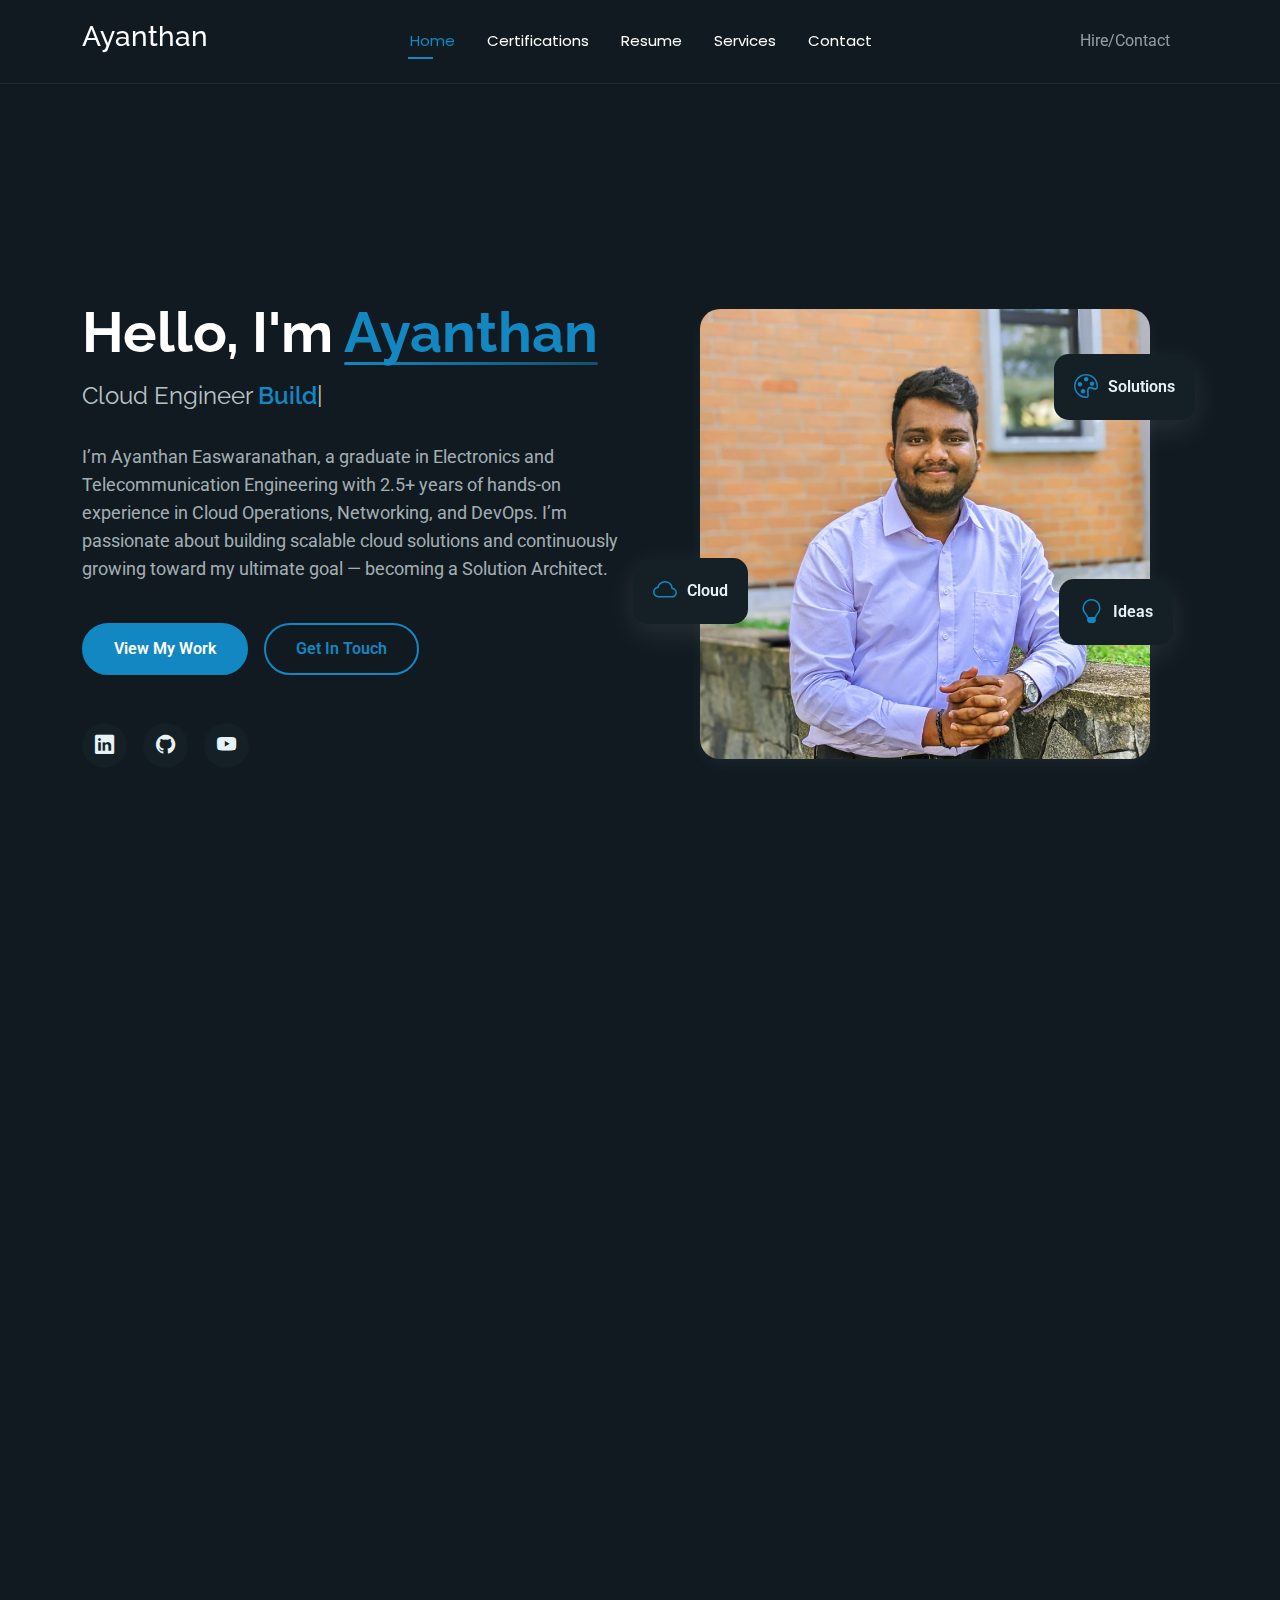
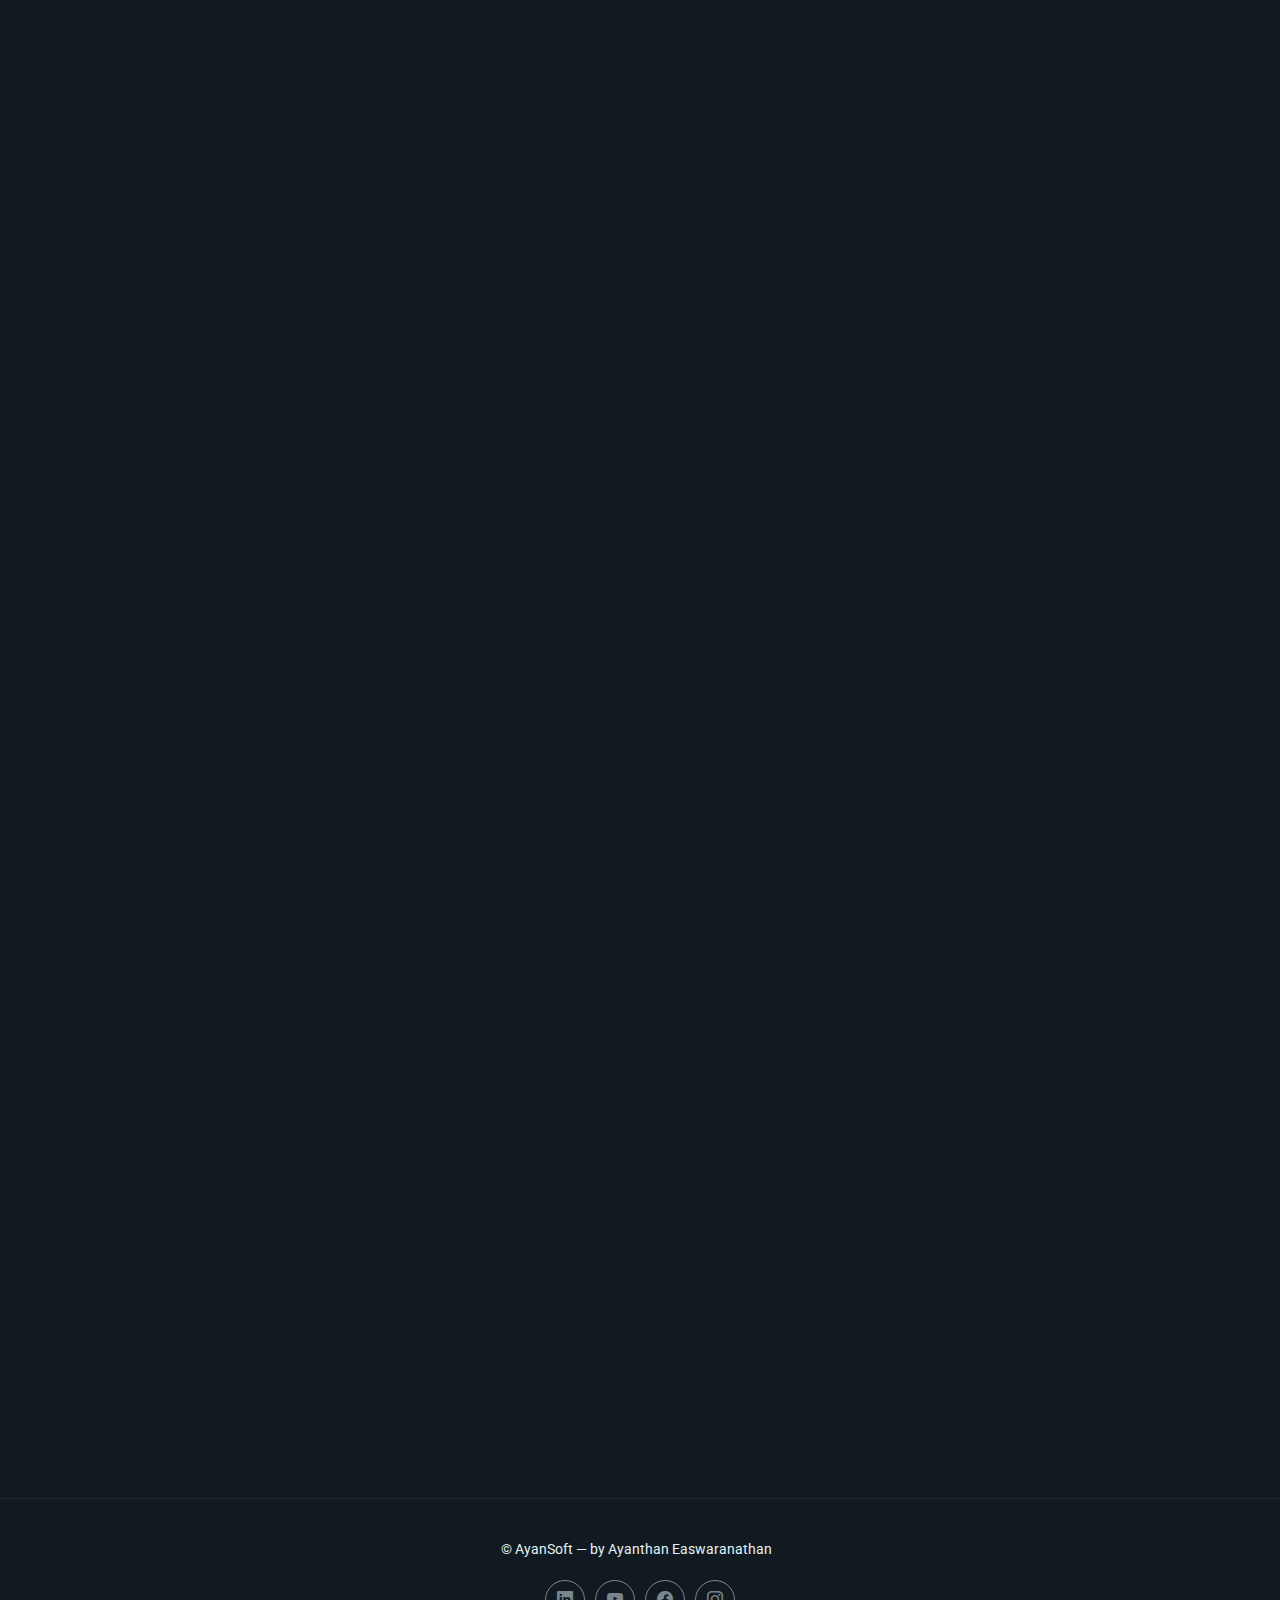
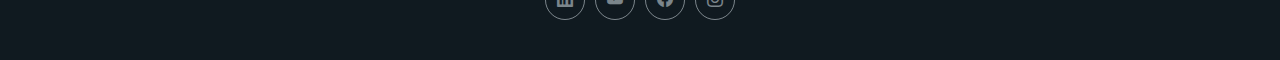
<file: AyanPortfolio/index.html>
<!DOCTYPE html>
<html lang="en">

<head>
  <meta charset="utf-8">
  <meta content="width=device-width, initial-scale=1.0" name="viewport">
  <title>Home - Ayanthan Easwaranathan's Portfolio</title>
  <meta name="description" content="">
  <meta name="keywords" content="">

  <!-- Favicons -->
  <link href="assets/img/favicon.png" rel="icon">
  <link href="assets/img/apple-touch-icon.png" rel="apple-touch-icon">

  <!-- Fonts -->
  <link href="https://fonts.googleapis.com" rel="preconnect">
  <link href="https://fonts.gstatic.com" rel="preconnect" crossorigin>
  <link href="https://fonts.googleapis.com/css2?family=Roboto:ital,wght@0,100;0,300;0,400;0,500;0,700;0,900;1,100;1,300;1,400;1,500;1,700;1,900&family=Poppins:ital,wght@0,100;0,200;0,300;0,400;0,500;0,600;0,700;0,800;0,900;1,100;1,200;1,300;1,400;1,500;1,600;1,700;1,800;1,900&family=Raleway:ital,wght@0,100;0,200;0,300;0,400;0,500;0,600;0,700;0,800;0,900;1,100;1,200;1,300;1,400;1,500;1,600;1,700;1,800;1,900&display=swap" rel="stylesheet">

  <!-- Vendor CSS Files -->
  <link href="assets/vendor/bootstrap/css/bootstrap.min.css" rel="stylesheet">
  <link href="assets/vendor/bootstrap-icons/bootstrap-icons.css" rel="stylesheet">
  <link href="assets/vendor/aos/aos.css" rel="stylesheet">
  <link href="assets/vendor/swiper/swiper-bundle.min.css" rel="stylesheet">
  <link href="assets/vendor/glightbox/css/glightbox.min.css" rel="stylesheet">

  <!-- Main CSS File -->
  <link href="assets/css/main.css" rel="stylesheet">

</head>

<body class="index-page">

  <header id="header" class="header d-flex align-items-center light-background sticky-top">
    <div class="container position-relative d-flex align-items-center justify-content-between">

      <!-- <a href="index.html" class="logo d-flex align-items-center me-auto me-xl-0">
      <img src="assets/img/logo.webp" alt=""> -->
      <h3 class="sitename">Ayanthan</h3> 
      

      <nav id="navmenu" class="navmenu">
        <ul>
          <li><a href="index.html" class="active">Home</a></li>
          <!-- <li><a href="about.html">About</a></li> -->
          <li><a href="certifications.html">Certifications</a></li>
          <li><a href="resume.html">Resume</a></li>
          <li><a href="services.html">Services</a></li>
          <li><a href="contact.html">Contact</a></li>
        </ul>
        <i class="mobile-nav-toggle d-xl-none bi bi-list"></i>
      </nav>

      <div class="header-social-links">
        <!-- <a href="#" class="twitter"><i class="bi bi-twitter-x"></i></a> -->
        <a href="contact.html" class="btn btn-outline">Hire/Contact</a>
      </div>

    </div>
  </header>

  <main class="main">

    <!-- Hero Section -->
    <section id="hero" class="hero section">

      <div class="container" data-aos="fade-up" data-aos-delay="100">

        <div class="row gy-4 align-items-center">
          <div class="col-lg-6 order-2 order-lg-1">
            <div class="hero-content">
              <h1 data-aos="fade-up" data-aos-delay="200">Hello, I'm <span class="highlight">Ayanthan</span></h1>
              <h2 data-aos="fade-up" data-aos-delay="300">Cloud Engineer <span class="typed" data-typed-items="Building Scalable Cloud Solutions, Networking,Infrastructure Management"></span></h2>
              <p data-aos="fade-up" data-aos-delay="400">I’m Ayanthan Easwaranathan, a graduate in Electronics and Telecommunication Engineering with 2.5+ years of hands-on experience in Cloud Operations, Networking, and DevOps. I’m passionate about building scalable cloud solutions and continuously growing toward my ultimate goal — becoming a Solution Architect.</p>
              <div class="hero-actions" data-aos="fade-up" data-aos-delay="500">
                <a href="resume.html" class="btn btn-primary">View My Work</a>
                <a href="contact.html" class="btn btn-outline">Get In Touch</a>
              </div>
              <div class="social-links" data-aos="fade-up" data-aos-delay="600">
                <a href="https://www.linkedin.com/in/ayanthan-easwaranathan-931537203/"><i class="bi bi-linkedin"></i></a>
                <a href="https://github.com/ayanthan98"><i class="bi bi-github"></i></a>
                <a href="https://www.youtube.com/@ayan-plus"><i class="bi bi-youtube"></i></a>
              </div>
            </div>
          </div>
          <div class="col-lg-6 order-1 order-lg-2">
            <div class="hero-image" data-aos="zoom-in" data-aos-delay="300">
              <div class="image-wrapper">
                <img src="assets/img/profile/ayan1.jpg" alt="Sarah Mitchell" class="img-fluid">
                <div class="floating-elements">
                  <div class="floating-card design" data-aos="fade-left" data-aos-delay="700">
                    <i class="bi bi-palette"></i>
                    <span>Solutions</span>
                  </div>
                  <div class="floating-card code" data-aos="fade-right" data-aos-delay="800">
                    <i class="bi bi-cloud"></i>
                    <span>Cloud</span>
                  </div>
                  <div class="floating-card creativity" data-aos="fade-up" data-aos-delay="900">
                    <i class="bi bi-lightbulb"></i>
                    <span>Ideas</span>
                  </div>
                </div>
              </div>
            </div>
          </div>
        </div>

      </div>

    </section><!-- /Hero Section -->

  </main>


  <!-- ayan copy -->

  <main class="main">

    <!-- About Section -->
    <section id="about" class="about section">

      <!-- Section Title -->
      <div class="container section-title" data-aos="fade-up">
        <h2>About Me</h2>
        <p>A calm-minded Cloud Engineer building reliable, scalable, and seamless digital experiences.</p>
      </div><!-- End Section Title -->

      <div class="container" data-aos="fade-up" data-aos-delay="100">

        <!-- Intro + Photo -->
        <div class="row align-items-center justify-content-between gy-5 mb-5">
          <div class="col-lg-7" data-aos="fade-right" data-aos-delay="150">
            <div class="intro-content">
              <span class="eyebrow">Hello there</span>
              <h2 class="headline">Hi,<strong> I'm Ayanthan</strong> </h2>
                 
            <p > I’m <strong>Ayanthan Easwaranathan</strong>, a dedicated Cloud Operations and DevOps Engineer with a strong foundation in
              <strong>Electronics and Telecommunication Engineering</strong>. With over <strong>2.5 years of hands-on experience</strong>, I specialize in cloud infrastructure,
              automation, networking, and operational excellence across modern cloud platforms.
            </p>

            <p>
              I’m passionate about building scalable and secure cloud solutions, optimizing performance, and solving real-world technical challenges.
              My objective is to continuously grow and progress toward my long-term goal of becoming a <strong>Cloud Solution Architect</strong>.
            </p>

            <p class="lead">
              I hold multiple industry-recognized certifications, including <strong>AI-900, DP-900, AZ-900, AZ-104, and AZ-305</strong>, and I’m currently preparing for
              <strong>AZ-700</strong> and Red Hat certifications to further broaden my expertise.
            </p>

            <h3>Core competencies</h3>
            <ul class="skills-grid">
              <li>Cloud Operations &amp; Infrastructure Management (Azure, AWS)</li>
              <li>DevOps &amp; Automation — Azure DevOps, Jenkins, IaC (ARM Templates)</li>
              <li>System Administration, Security &amp; Monitoring (Prometheus, Grafana)</li>
              <li>Networking — TCP/IP, IPv4, Routing &amp; Switching</li>
              <li>Troubleshooting, Incident Management &amp; Root Cause Analysis</li>
              <li>Team Collaboration &amp; Project Management (JIRA, MS Project, GitHub)</li>
            </ul>

            <p>I believe in continuous learning, innovation, and mentoring others — helping people grow both technically and personally.</p>

            <p>
              Beyond technology, I run the YouTube channel <strong>Ayan Plus</strong> and lead <strong>Ayansoft</strong>, where I deliver tailored software solutions
              and automation projects for small businesses. I believe in continuous learning, mentoring others, and building solutions that deliver measurable impact.
            </p>


              <div class="cta-group">
                <a href="resume.html" class="btn-ghost">
                  View My Work <i class="bi bi-arrow-up-right"></i>
                </a>
                 <a href="certifications.html" class="btn-ghost">
                  Browse my all Certifications <i class="bi bi-arrow-up-right"></i>
                </a>
          
              </div>
            </div>
          </div>

          <div class="col-lg-5" data-aos="zoom-in" data-aos-delay="250">
            <figure class="profile-figure text-center text-lg-end">
              <img src="assets/img/profile/ayan5.png" alt="Portrait of Alex" class="img-fluid profile-photo">
            </figure>
          </div>
        </div>
        <!-- End Intro + Photo -->




        <!-- Skills Grid -->
        <div class="mb-5">
          <div class="row g-4">
            <div class="col-6 col-md-4 col-lg-3" data-aos="fade-up" data-aos-delay="120">
              <div class="skill-item">
                <i class="bi bi-cloud"></i>
                <h3>Cloud Operations &amp; Infrastructure Management</h3>
                <p>Vivamus sagittis lacus molestie placerat.</p>
              </div>
            </div>
            <div class="col-6 col-md-4 col-lg-3" data-aos="fade-up" data-aos-delay="180">
              <div class="skill-item">
                <i class="bi bi-code-slash"></i>
                <h3>DevOps &amp; Automation</h3>
                <p>Maecenas pharetra magna sit amet risus.</p>
              </div>
            </div>
            <div class="col-6 col-md-4 col-lg-3" data-aos="fade-up" data-aos-delay="240">
              <div class="skill-item">
                <i class="bi bi-router"></i>
                <h3>Networking</h3>
                <p>Donec id elit non mi porta gravida.</p>
              </div>
            </div>
            <div class="col-6 col-md-4 col-lg-3" data-aos="fade-up" data-aos-delay="300">
              <div class="skill-item">
                <i class="bi bi-shield-check"></i>
                <h3>System Administration, Security &amp; Monitoring</h3>
                <p>Aliquam euismod nunc at augue cursus.</p>
              </div>
            </div>
          </div>
        </div>
        <!-- End Skills Grid -->

        <!-- Journey Timeline -->
        <!-- <div class="mb-5">
          <div class="row g-4">
            <div class="col-md-6 col-lg-3" data-aos="fade-up" data-aos-delay="120">
              <article class="timeline-item">
                <span class="dot"></span>
                <time>2018</time>
                <h4>B.A. in Design</h4>
                <p>Quisque euismod turpis ut sapien luctus bibendum.</p>
              </article>
            </div>
            <div class="col-md-6 col-lg-3" data-aos="fade-up" data-aos-delay="180">
              <article class="timeline-item">
                <span class="dot"></span>
                <time>2020</time>
                <h4>Freelance Start</h4>
                <p>Mauris non arcu non urna convallis vulputate.</p>
              </article>
            </div>
            <div class="col-md-6 col-lg-3" data-aos="fade-up" data-aos-delay="240">
              <article class="timeline-item">
                <span class="dot"></span>
                <time>2022</time>
                <h4>Joined Creative Studio</h4>
                <p>Nunc sed nibh et libero fermentum posuere.</p>
              </article>
            </div>
            <div class="col-md-6 col-lg-3" data-aos="fade-up" data-aos-delay="300">
              <article class="timeline-item">
                <span class="dot"></span>
                <time>2024</time>
                <h4>Lead Frontend</h4>
                <p>Proin commodo massa sit amet urna pretium.</p>
              </article>
            </div>
          </div>
        </div> -->
        <!-- End Journey Timeline -->

        <!-- Quote -->
        <blockquote class="personal-quote text-center mb-5" data-aos="fade-down" data-aos-delay="200">
          <p>"When you want something, the whole universe conspires in order for you to achieve it” — The Alchemist"</p>
        </blockquote>
        <!-- End Quote -->

        <!-- Fun Facts -->
        <div class="row g-3 justify-content-center">
          <div class="col-6 col-md-3 col-lg-2" data-aos="zoom-in" data-aos-delay="120">
            <!-- you tube nav my code -->
            <a href="https://www.youtube.com/@ayan-plus" target="_blank" style="text-decoration: none;"> 
            <div class="fact-pill">
              <i class="bi bi-youtube"></i>
              <span>YouTuber</span>
            </a>
            </div>
          </div>
          <div class="col-6 col-md-3 col-lg-2" data-aos="zoom-in" data-aos-delay="160">
            <div class="fact-pill">
              <i class="bi bi-briefcase"></i>
              <span>Entrepreneur</span>
            </div>
          </div>
          <div class="col-6 col-md-3 col-lg-2" data-aos="zoom-in" data-aos-delay="200">
            <div class="fact-pill">
              <i class="bi bi-book"></i>
              <span>Educator</span>
            </div>
          </div>
          <div class="col-6 col-md-3 col-lg-2" data-aos="zoom-in" data-aos-delay="240">
            <div class="fact-pill">
              <i class="bi bi-infinity"></i>
              <span>Problem Solver</span>
            </div>
          </div>
        </div>
        <!-- End Fun Facts -->

      </div>

    </section><!-- /About Section -->

    <!-- Skills Section -->
    <section id="skills" class="skills section">

      <!-- Section Title -->
      <div class="container section-title" data-aos="fade-up">
        <h2>Skills</h2>
        <p>I possess a strong and diverse technical skill set covering Cloud Computing, DevOps, Networking, Server Administration, Monitoring, Programming, and Web Development. My expertise spans Microsoft Azure, AWS, Azure DevOps, Jenkins, IaC tools, and modern monitoring platforms like Prometheus and Grafana. I am experienced in managing both Windows and Linux servers, working with version control systems, ITSM tools, diagramming applications, and creative design software. Additionally, I have hands-on knowledge of microcontrollers, IoT platforms, and electronic design tools, enabling me to solve complex technical challenges across cloud, software, and embedded domains.</p>
      </div><!-- End Section Title -->
      
      <!-- ayan skill set -->
       <div class="container" data-aos="fade-up" data-aos-delay="100">

          <!-- CLOUD COMPUTING -->
          <h2 class="mb-4">Cloud Computing</h2>
          <div class="row g-4 skills-animation">
            <div class="col-md-6 col-lg-3" data-aos="fade-up" data-aos-delay="100">
              <div class="skill-box">
                <h3>Microsoft Azure</h3>
                <p>Cloud services, infrastructure, monitoring, administration.</p>
                <span class="text-end d-block">90%</span>
                <div class="progress"><div class="progress-bar" aria-valuenow="90"></div></div>
              </div>
            </div>

            <div class="col-md-6 col-lg-3" data-aos="fade-up" data-aos-delay="150">
              <div class="skill-box">
                <h3>AWS</h3>
                <p>Cloud compute, storage, IAM, and deployment fundamentals.</p>
                <span class="text-end d-block">60%</span>
                <div class="progress"><div class="progress-bar" aria-valuenow="80"></div></div>
              </div>
            </div>

            <div class="col-md-6 col-lg-3" data-aos="fade-up" data-aos-delay="150">
              <div class="skill-box">
                <h3>Google Cloud</h3>
                <p>Cloud compute, storage, IAM, and deployment fundamentals.</p>
                <span class="text-end d-block">50%</span>
                <div class="progress"><div class="progress-bar" aria-valuenow="80"></div></div>
              </div>
            </div>

          </div>

          <!-- DEVOPS TOOLS -->
          <h2 class="mt-5 mb-4">DevOps Tools</h2>
          <div class="row g-4 skills-animation">
            <div class="col-md-6 col-lg-3" data-aos="fade-up" data-aos-delay="100">
              <div class="skill-box">
                <h3>Azure DevOps</h3>
                <p>Pipelines, Repos.</p>
                <span class="text-end d-block">80%</span>
                <div class="progress"><div class="progress-bar" aria-valuenow="90"></div></div>
              </div>
            </div>

            <div class="col-md-6 col-lg-3" data-aos="fade-up" data-aos-delay="150">
              <div class="skill-box">
                <h3>Jenkins</h3>
                <p>CI/CD automation and build orchestration.</p>
                <span class="text-end d-block">70%</span>
                <div class="progress"><div class="progress-bar" aria-valuenow="75"></div></div>
              </div>
            </div>

            <div class="col-md-6 col-lg-3" data-aos="fade-up" data-aos-delay="200">
              <div class="skill-box">
                <h3>IaC (ARM Templates)</h3>
                <p>Infrastructure deployment automation.</p>
                <span class="text-end d-block">50%</span>
                <div class="progress"><div class="progress-bar" aria-valuenow="85"></div></div>
              </div>
            </div>
          </div>

          <!-- NETWORKING -->
          <h2 class="mt-5 mb-4">Networking</h2>
          <div class="row g-4 skills-animation">
            <div class="col-md-6 col-lg-3"><div class="skill-box"><h3>TCP/IP</h3><p>Networking fundamentals.</p><span class="text-end d-block">85%</span><div class="progress"><div class="progress-bar" aria-valuenow="95"></div></div></div></div>

            <div class="col-md-6 col-lg-3"><div class="skill-box"><h3>Routing & Switching</h3><p>Network layer and traffic flow.</p><span class="text-end d-block">80%</span><div class="progress"><div class="progress-bar" aria-valuenow="95"></div></div></div></div>

            <div class="col-md-6 col-lg-3"><div class="skill-box"><h3>Network Protocols</h3><p>DNS, DHCP, HTTPS, etc.</p><span class="text-end d-block">88%</span><div class="progress"><div class="progress-bar" aria-valuenow="95"></div></div></div></div>

            <div class="col-md-6 col-lg-3"><div class="skill-box"><h3>Packet Tracer</h3><p>Simulation and troubleshooting.</p><span class="text-end d-block">90%</span><div class="progress"><div class="progress-bar" aria-valuenow="90"></div></div></div></div>
          </div>

          <!-- SERVER & INFRA -->
          <h2 class="mt-5 mb-4">Server & Infrastructure</h2>
          <div class="row g-4 skills-animation">
            <div class="col-md-6 col-lg-3"><div class="skill-box"><h3>Windows Server</h3><p>Administration & AD.</p><span class="text-end d-block">85%</span><div class="progress"><div class="progress-bar" aria-valuenow="85"></div></div></div></div>
            <div class="col-md-6 col-lg-3"><div class="skill-box"><h3>Linux Server</h3><p>Shell, services, configs.</p><span class="text-end d-block">80%</span><div class="progress"><div class="progress-bar" aria-valuenow="80"></div></div></div></div>
          </div>

          <!-- MONITORING -->
          <h2 class="mt-5 mb-4">Monitoring & Logging</h2>
          <div class="row g-4 skills-animation">
            <div class="col-md-6 col-lg-3"><div class="skill-box"><h3>Prometheus</h3><p>Metrics and alerting.</p><span class="text-end d-block">78%</span><div class="progress"><div class="progress-bar" aria-valuenow="78"></div></div></div></div>
            <div class="col-md-6 col-lg-3"><div class="skill-box"><h3>Grafana</h3><p>Dashboard visualization.</p><span class="text-end d-block">82%</span><div class="progress"><div class="progress-bar" aria-valuenow="82"></div></div></div></div>
          </div>

          <!-- PROGRAMMING -->
          <h2 class="mt-5 mb-4">Programming Languages</h2>
          <div class="row g-4 skills-animation">
            <div class="col-md-6 col-lg-3"><div class="skill-box"><h3>C / C++</h3><p>Core programming.</p><span class="text-end d-block">80%</span><div class="progress"><div class="progress-bar" aria-valuenow="80"></div></div></div></div>
            <div class="col-md-6 col-lg-3"><div class="skill-box"><h3>C#</h3><p>OOP & projects.</p><span class="text-end d-block">75%</span><div class="progress"><div class="progress-bar" aria-valuenow="75"></div></div></div></div>
            <div class="col-md-6 col-lg-3"><div class="skill-box"><h3>Python</h3><p>Automation & scripting.</p><span class="text-end d-block">50%</span><div class="progress"><div class="progress-bar" aria-valuenow="78"></div></div></div></div>
          </div>

          <!-- WEB DEVELOPMENT -->
          <h2 class="mt-5 mb-4">Web Development</h2>
          <div class="row g-4 skills-animation">
            <div class="col-md-6 col-lg-3"><div class="skill-box"><h3>HTML</h3><p>Structure & content.</p><span class="text-end d-block">80%</span><div class="progress"><div class="progress-bar" aria-valuenow="90"></div></div></div></div>
            <div class="col-md-6 col-lg-3"><div class="skill-box"><h3>CSS</h3><p>Styling & layout.</p><span class="text-end d-block">70%</span><div class="progress"><div class="progress-bar" aria-valuenow="85"></div></div></div></div>
            <div class="col-md-6 col-lg-3"><div class="skill-box"><h3>JavaScript</h3><p>Dynamic websites.</p><span class="text-end d-block">60%</span><div class="progress"><div class="progress-bar" aria-valuenow="80"></div></div></div></div>
            <div class="col-md-6 col-lg-3"><div class="skill-box"><h3>WordPress</h3><p>CMS development.</p><span class="text-end d-block">70%</span><div class="progress"><div class="progress-bar" aria-valuenow="70"></div></div></div></div>
          </div>

          <!-- IDEs -->
          <h2 class="mt-5 mb-4">IDEs</h2>
          <div class="row g-4 skills-animation">
            <div class="col-md-6 col-lg-3"><div class="skill-box"><h3>Visual Studio</h3><p>Development environment.</p><span class="text-end d-block"></span><div class="progress"><div class="progress-bar" aria-valuenow="85"></div></div></div></div>
            <div class="col-md-6 col-lg-3"><div class="skill-box"><h3>VS Code</h3><p>Daily coding tool.</p><span class="text-end d-block"></span><div class="progress"><div class="progress-bar" aria-valuenow="95"></div></div></div></div>
            <div class="col-md-6 col-lg-3"><div class="skill-box"><h3>PyCharm</h3><p>Python development.</p><span class="text-end d-block"></span><div class="progress"><div class="progress-bar" aria-valuenow="80"></div></div></div></div>
          </div>

          <!-- VERSION CONTROL -->
          <h2 class="mt-5 mb-4">Version Control</h2>
          <div class="row g-4 skills-animation">
            <div class="col-md-6 col-lg-3"><div class="skill-box"><h3>GitHub</h3><p>Code collaboration.</p><span class="text-end d-block"></span><div class="progress"><div class="progress-bar" aria-valuenow="92"></div></div></div></div>
            <div class="col-md-6 col-lg-3"><div class="skill-box"><h3>Azure Repos</h3><p>Version control.</p><span class="text-end d-block"></span><div class="progress"><div class="progress-bar" aria-valuenow="88"></div></div></div></div>
          </div>

          <!-- DESIGN --> <!-- VIDEO EDITING -->
          <h2 class="mt-5 mb-4">Graphic Design &amp; Video Editing</h2>
          <div class="row g-4 skills-animation">
            <div class="col-md-6 col-lg-3"><div class="skill-box"><h3>Adobe Photoshop</h3><p>Editing & design.</p><span class="text-end d-block"></span><div class="progress"><div class="progress-bar" aria-valuenow="88"></div></div></div></div>
            <div class="col-md-6 col-lg-3"><div class="skill-box"><h3>Adobe Illustrator</h3><p>Vector graphics.</p><span class="text-end d-block"></span><div class="progress"><div class="progress-bar" aria-valuenow="88"></div></div></div></div>
            <div class="col-md-6 col-lg-3"><div class="skill-box"><h3>Filmora</h3><p>Video editing.</p><span class="text-end d-block"></span><div class="progress"><div class="progress-bar" aria-valuenow="88"></div></div></div></div>
            <div class="col-md-6 col-lg-3"><div class="skill-box"><h3>Premiere Pro</h3><p>Video editing.</p><span class="text-end d-block"></span><div class="progress"><div class="progress-bar" aria-valuenow="88"></div></div></div></div>
          </div>

          <!-- IOT -->
          <h2 class="mt-5 mb-4">Microcontrollers & IoT</h2>
          <div class="row g-4 skills-animation">
            <div class="col-md-6 col-lg-3"><div class="skill-box"><h3>Raspberry Pi</h3><p>IoT projects.</p><span class="text-end d-block"></span><div class="progress"><div class="progress-bar" aria-valuenow="88"></div></div></div></div>
            <div class="col-md-6 col-lg-3"><div class="skill-box"><h3>Arduino</h3><p>Embedded systems.</p><span class="text-end d-block"></span><div class="progress"><div class="progress-bar" aria-valuenow="88"></div></div></div></div>
            <div class="col-md-6 col-lg-3"><div class="skill-box"><h3>PIC</h3><p>Microcontroller coding.</p><span class="text-end d-block"></span><div class="progress"><div class="progress-bar" aria-valuenow="88"></div></div></div></div>
            <div class="col-md-6 col-lg-3"><div class="skill-box"><h3>NodeMCU</h3><p>IoT automation.</p><span class="text-end d-block"></span><div class="progress"><div class="progress-bar" aria-valuenow="88"></div></div></div></div>
          </div>

          <!-- ELECTRONIC DESIGN -->
          <h2 class="mt-5 mb-4">Electronic Design</h2>
          <div class="row g-4 skills-animation">
            <div class="col-md-6 col-lg-3"><div class="skill-box"><h3>Proteus</h3><p>Electronic simulation.</p><span class="text-end d-block"></span><div class="progress"><div class="progress-bar" aria-valuenow="88"></div></div></div></div>
            <div class="col-md-6 col-lg-3"><div class="skill-box"><h3>HFSS</h3><p>Antenna design.</p><span class="text-end d-block"></span><div class="progress"><div class="progress-bar" aria-valuenow="88"></div></div></div></div>
            <div class="col-md-6 col-lg-3"><div class="skill-box"><h3>MATLAB Simulink</h3><p>Simulation models.</p><span class="text-end d-block"></span><div class="progress"><div class="progress-bar" aria-valuenow="88"></div></div></div></div>
            <div class="col-md-6 col-lg-3"><div class="skill-box"><h3>Tinkercad</h3><p>Circuit designing.</p><span class="text-end d-block"></span><div class="progress"><div class="progress-bar" aria-valuenow="88"></div></div></div></div>
          </div>

          <!-- OTHER -->
          <h2 class="mt-5 mb-4">Other Skills</h2>
          <div class="row g-4 skills-animation">
            <div class="col-md-6 col-lg-3"><div class="skill-box"><h3>OOP Concepts</h3><p>Software design principles.</p><span class="text-end d-block"></span><div class="progress"><div class="progress-bar" aria-valuenow="88"></div></div></div></div>
            <div class="col-md-6 col-lg-3"><div class="skill-box"><h3>Scripting</h3><p>Automation scripts.</p><span class="text-end d-block"></span><div class="progress"><div class="progress-bar" aria-valuenow="88"></div></div></div></div>
            <div class="col-md-6 col-lg-3"><div class="skill-box"><h3>3-Tier Architecture</h3><p>Modern application design.</p><span class="text-end d-block"></span><div class="progress"><div class="progress-bar" aria-valuenow="88"></div></div></div></div>
            <div class="col-md-6 col-lg-3"><div class="skill-box"><h3>Well-Architected Framework</h3><p>Cloud best practices.</p><span class="text-end d-block"></span><div class="progress"><div class="progress-bar" aria-valuenow="88"></div></div></div></div>
          </div>

        </div>


    
    </section><!-- /Skills Section -->

    <!-- Beyond Technology Section -->
  <section id="beyond-technology" class="services section">

    <!-- Section Title -->
    <div class="container section-title" data-aos="fade-up">
      <h2>🌟 Beyond Technology</h2>
      <p>A glimpse into my passions, creativity, leadership, and contributions outside my cloud & engineering career.</p>
    </div>

    <div class="container">
      <div class="row gy-4">

        <!-- YouTuber -->
        <div class="col-lg-4 col-md-6" data-aos="fade-up" data-aos-delay="100">
          <div class="service-item position-relative">
            <a href="https://www.youtube.com/@ayan-plus" target="_blank" style="text-decoration: none;"> 
            <i class="bi bi-camera-video icon"></i>
            <h4>YouTuber – Ayan Plus</h4>
            <p>Creating educational content to help people solve simple digital tasks without depending on third parties.</p>
            </a>
          </div>
        </div>

        <!-- Entrepreneur -->
        <div class="col-lg-4 col-md-6" data-aos="fade-up" data-aos-delay="200">
          <div class="service-item position-relative" >
            <a href="#beyond-technology" style="text-decoration: none;">
            <i class="bi bi-briefcase icon"></i>
            <h4>Entrepreneur & Founder – Ayansoft</h4>
            <p>Building small-scale software solutions and supporting digital transformation for local businesses.</p>
            </a>
          </div>
        </div>

        <!-- Sustainability -->
        <div class="col-lg-4 col-md-6" data-aos="fade-up" data-aos-delay="300">
          <div class="service-item position-relative">
            <a href="#beyond-technology" style="text-decoration: none;">
            <i class="bi bi-brightness-high icon"></i>
            <h4>Sustainability Enthusiast</h4>
            <p>Passionate about solar energy and biogas projects that support cleaner and greener living.</p>
            </a>
          </div>
        </div>

        <!-- Electronics -->
        <div class="col-lg-4 col-md-6" data-aos="fade-up" data-aos-delay="400">
          <div class="service-item position-relative">
            <a href="#beyond-technology" style="text-decoration: none;">
            <i class="bi bi-cpu icon"></i>
            <h4>Electronics & Telecommunication Enthusiast</h4>
            <p>Continuous learner exploring circuits, telecom systems, and embedded technologies.</p>
            </a>
          </div>
        </div>

        <!-- Teaching -->
        <div class="col-lg-4 col-md-6" data-aos="fade-up" data-aos-delay="500">
          <div class="service-item position-relative">
            <a href="#beyond-technology" style="text-decoration: none;">
            <i class="bi bi-mortarboard icon"></i>
            <h4>Educator & Mentor</h4>
            <p>Teaching Mathematics, Physics, and Electronics while guiding students toward meaningful career paths.</p>
            </a>
          </div>
        </div>

        <!-- Automobile -->
        <div class="col-lg-4 col-md-6" data-aos="fade-up" data-aos-delay="600">
          <div class="service-item position-relative">
            <a href="#beyond-technology" style="text-decoration: none;">
            <i class="bi bi-car-front icon"></i>
            <h4>Automobile Lover</h4>
            <p>A deep passion for cars, restoration, engines, and modern vehicle technologies.</p>
            </a>
          </div>
        </div>

        <!-- Innovative Farmer -->
        <div class="col-lg-4 col-md-6" data-aos="fade-up" data-aos-delay="700">
          <div class="service-item position-relative">
            <a href="#beyond-technology" style="text-decoration: none;">
            <i class="bi bi-flower3 icon"></i>
            <h4>Innovative Farmer</h4>
            <p>Exploring smart agriculture, automation, and sustainable farming technologies.</p>
            </a>
          </div>
        </div>

        <!-- ERP Enthusiast -->
        <div class="col-lg-4 col-md-6" data-aos="fade-up" data-aos-delay="800">
          <div class="service-item position-relative">
            <a href="#beyond-technology" style="text-decoration: none;">
            <i class="bi bi-diagram-3 icon"></i>
            <h4>ERP Enthusiast</h4>
            <p>Understanding how business processes integrate through ERP systems to drive efficiency.</p>
            </a>
          </div>
        </div>

        <!-- Law & Public Admin -->
        <div class="col-lg-4 col-md-6" data-aos="fade-up" data-aos-delay="900">
          <div class="service-item position-relative">
            <a href="#beyond-technology" style="text-decoration: none;">
            <i class="bi bi-balance-scale icon"></i>
            <h4>Learner – Law & Public Administration</h4>
            <p>Interested in Sri Lankan laws and administrative systems.</p>
            </a>
          </div>
        </div>
      </div>
    </div>

  </section>


    

    
  <footer id="footer" class="footer">

    <div class="container">
      <div class="copyright text-center ">
        <p>© <span>AyanSoft — by Ayanthan Easwaranathan</span> <strong class="px-1 sitename"></strong> <span><br></span></p>
      </div>
      <div class="social-links d-flex justify-content-center">
        <a href="https://www.linkedin.com/in/ayanthan-easwaranathan-931537203/"><i class="bi bi-linkedin"></i></a>
        <a href="https://www.youtube.com/@ayan-plus"><i class="bi bi-youtube"></i></a>
        <a href="contact.html"><i class="bi bi-facebook"></i></a>
        <a href="contact.html"><i class="bi bi-instagram"></i></a>

      </div>
  </footer>

  <!-- Scroll Top -->
  <a href="#" id="scroll-top" class="scroll-top d-flex align-items-center justify-content-center"><i class="bi bi-arrow-up-short"></i></a>

  <!-- Preloader -->
  <div id="preloader"></div>

  <!-- Vendor JS Files -->
  <script src="assets/vendor/bootstrap/js/bootstrap.bundle.min.js"></script>
  <script src="assets/vendor/php-email-form/validate.js"></script>
  <script src="assets/vendor/aos/aos.js"></script>
  <script src="assets/vendor/typed.js/typed.umd.js"></script>
  <script src="assets/vendor/waypoints/noframework.waypoints.js"></script>
  <script src="assets/vendor/purecounter/purecounter_vanilla.js"></script>
  <script src="assets/vendor/swiper/swiper-bundle.min.js"></script>
  <script src="assets/vendor/imagesloaded/imagesloaded.pkgd.min.js"></script>
  <script src="assets/vendor/isotope-layout/isotope.pkgd.min.js"></script>
  <script src="assets/vendor/glightbox/js/glightbox.min.js"></script>

  <!-- Main JS File -->
  <script src="assets/js/main.js"></script>

</body>

</html>
</file>
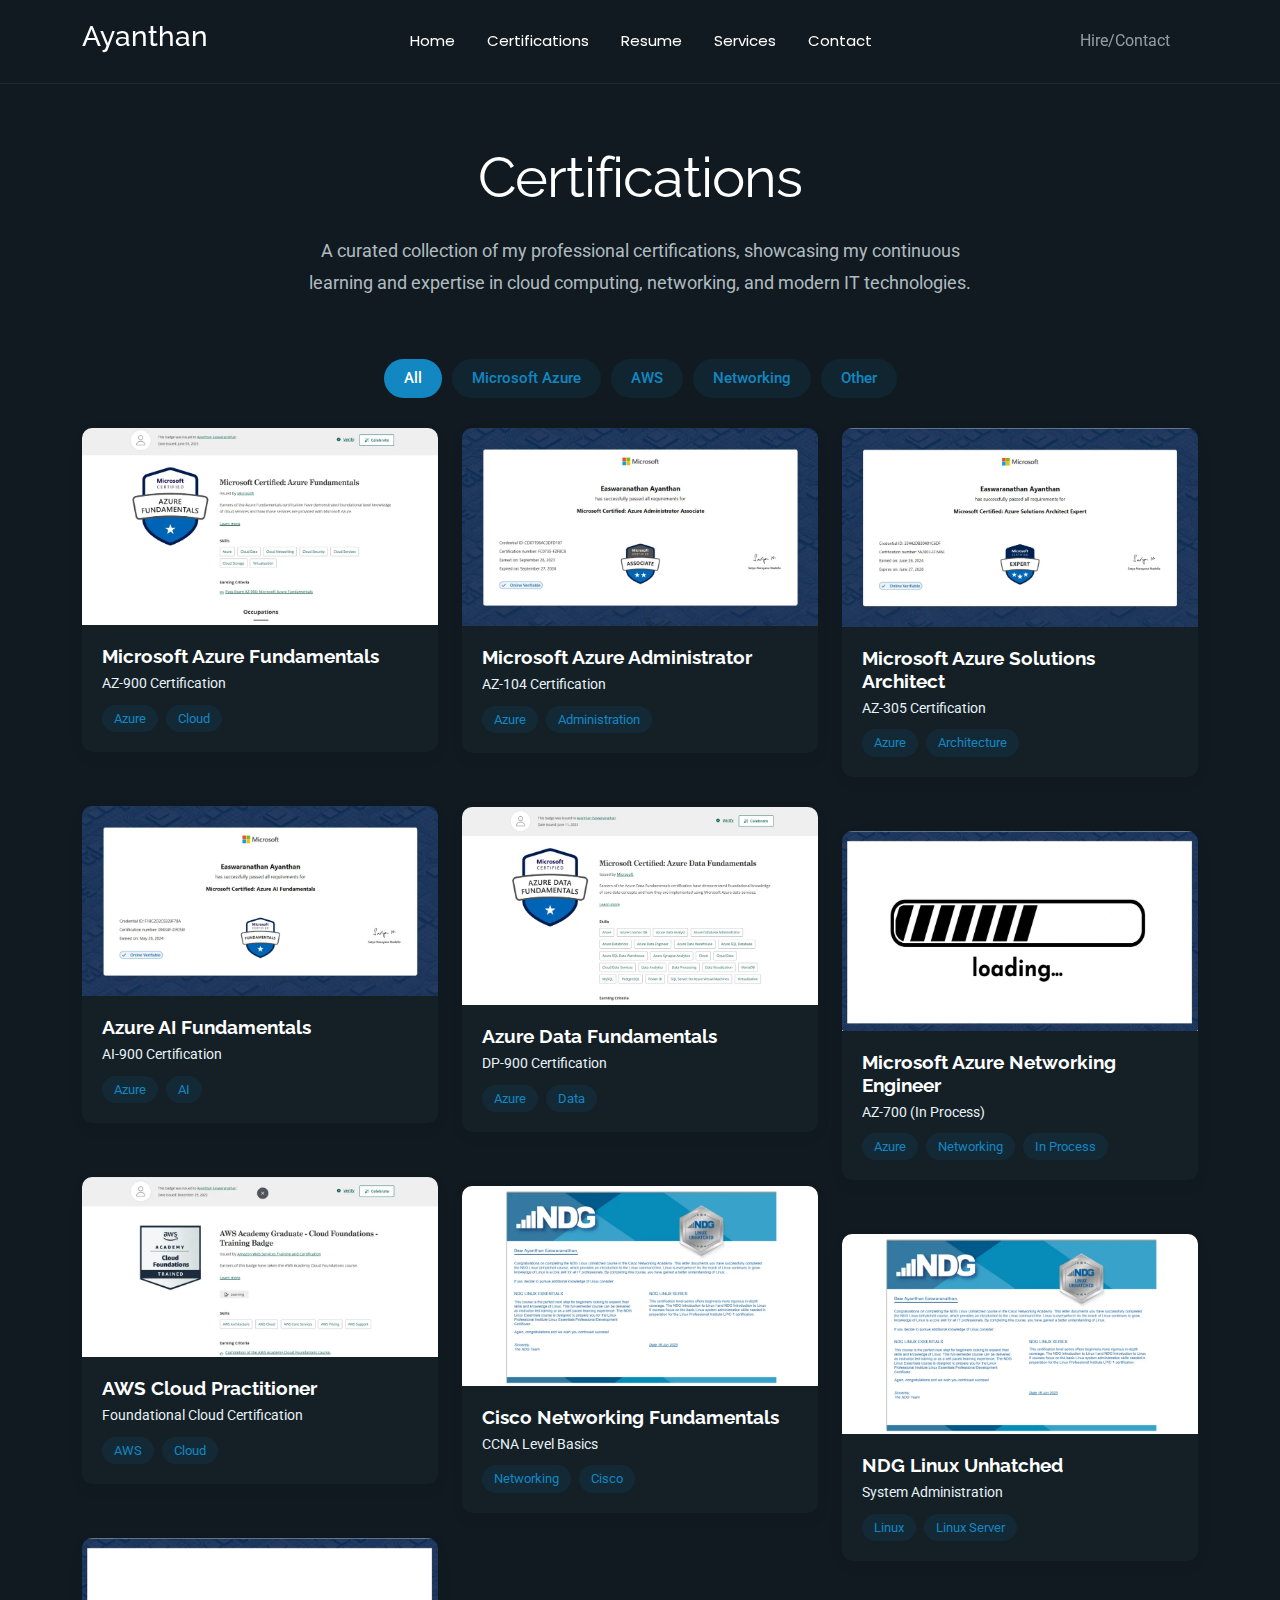
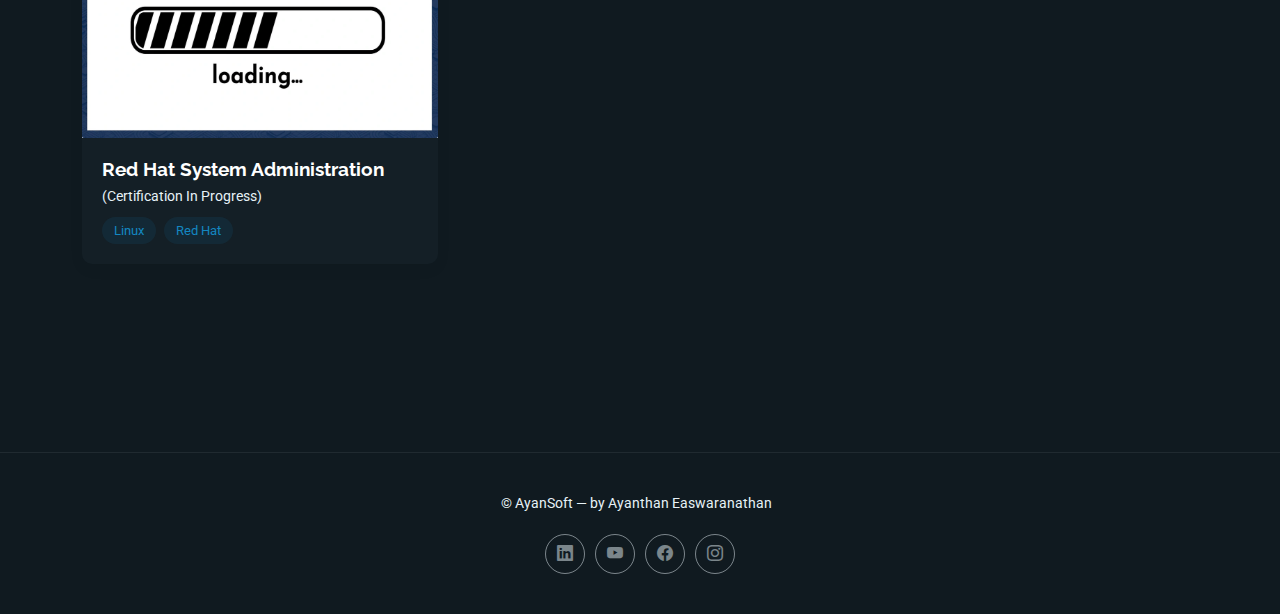
<file: AyanPortfolio/certifications.html>
<!DOCTYPE html>
<html lang="en">

<head>
  <meta charset="utf-8">
  <meta content="width=device-width, initial-scale=1.0" name="viewport">
  <title>Certifications - Ayanthan Easwaranathan's Portfolio</title>
  <meta name="description" content="">
  <meta name="keywords" content="">

  <!-- Favicons -->
  <link href="assets/img/favicon.png" rel="icon">
  <link href="assets/img/apple-touch-icon.png" rel="apple-touch-icon">

  <!-- Fonts -->
  <link href="https://fonts.googleapis.com" rel="preconnect">
  <link href="https://fonts.gstatic.com" rel="preconnect" crossorigin>
  <link href="https://fonts.googleapis.com/css2?family=Roboto:ital,wght@0,100;0,300;0,400;0,500;0,700;0,900;1,100;1,300;1,400;1,500;1,700;1,900&family=Poppins:ital,wght@0,100;0,200;0,300;0,400;0,500;0,600;0,700;0,800;0,900;1,100;1,200;1,300;1,400;1,500;1,600;1,700;1,800;1,900&family=Raleway:ital,wght@0,100;0,200;0,300;0,400;0,500;0,600;0,700;0,800;0,900;1,100;1,200;1,300;1,400;1,500;1,600;1,700;1,800;1,900&display=swap" rel="stylesheet">

  <!-- Vendor CSS Files -->
  <link href="assets/vendor/bootstrap/css/bootstrap.min.css" rel="stylesheet">
  <link href="assets/vendor/bootstrap-icons/bootstrap-icons.css" rel="stylesheet">
  <link href="assets/vendor/aos/aos.css" rel="stylesheet">
  <link href="assets/vendor/swiper/swiper-bundle.min.css" rel="stylesheet">
  <link href="assets/vendor/glightbox/css/glightbox.min.css" rel="stylesheet">

  <!-- Main CSS File -->
  <link href="assets/css/main.css" rel="stylesheet">

</head>

<body class="portfolio-page">

  <header id="header" class="header d-flex align-items-center light-background sticky-top">
    <div class="container position-relative d-flex align-items-center justify-content-between">

      <h3 class="sitename">Ayanthan</h3> 

      <nav id="navmenu" class="navmenu">
        <ul>
          <li><a href="index.html">Home</a></li>
          <li><a href="certifications.html">Certifications</a></li>
          <li><a href="resume.html">Resume</a></li>
          <li><a href="services.html">Services</a></li>
          <li><a href="contact.html">Contact</a></li>
        </ul>
        <i class="mobile-nav-toggle d-xl-none bi bi-list"></i>
      </nav>

      <div class="header-social-links">
        <a href="contact.html" class="btn btn-outline">Hire/Contact</a>
      </div>

    </div>
  </header>

  <main class="main">
    <!-- Portfolio Section -->
    <section id="portfolio" class="portfolio section">

      <!-- Section Title -->
      <div class="container section-title" data-aos="fade-up">
        <h2>Certifications</h2>
        <p>A curated collection of my professional certifications, showcasing my continuous learning and expertise in cloud computing, networking, and modern IT technologies.</p>
      </div><!-- End Section Title -->

      <div class="container" data-aos="fade-up" data-aos-delay="100">

        <div class="isotope-layout" data-default-filter="*" data-layout="masonry" data-sort="original-order">

          <!-- Filters -->
          <ul class="portfolio-filters isotope-filters" data-aos="fade-up" data-aos-delay="200">
            <li data-filter="*" class="filter-active">All</li>
            <li data-filter=".filter-azure">Microsoft Azure</li>
            <li data-filter=".filter-aws">AWS</li>
            <li data-filter=".filter-networking">Networking</li>
            <li data-filter=".filter-other">Other</li>
          </ul><!-- End Portfolio Filters -->

          <div class="row gy-4 isotope-container" data-aos="fade-up" data-aos-delay="300">

            <!-- Azure 1 -->
            <div class="col-lg-4 col-md-6 portfolio-item isotope-item filter-azure">
              <div class="portfolio-card">
                <div class="portfolio-img">
                  <img src="assets/img/portfolio/azfundamental.webp" class="img-fluid" alt="Azure Certification">
                  <div class="portfolio-overlay">
                    <a href="assets/img/portfolio/azfundamental.webp" class="glightbox portfolio-lightbox"><i class="bi bi-plus"></i></a>
                    <a href="https://www.credly.com/badges/144ffb08-8edc-4af3-af84-b3edc6807398/linked_in_profile" class="portfolio-details-link"><i class="bi bi-link"></i></a>
                  </div>
                </div>
                <div class="portfolio-info">
                  <h4>Microsoft Azure Fundamentals</h4>
                  <p>AZ-900 Certification</p>
                  <div class="portfolio-tags">
                    <span>Azure</span>
                    <span>Cloud</span>
                  </div>
                </div>
              </div>
            </div>

            <!-- Azure 2 -->
            <div class="col-lg-4 col-md-6 portfolio-item isotope-item filter-azure">
              <div class="portfolio-card">
                <div class="portfolio-img">
                  <img src="assets/img/portfolio/adminis.webp" class="img-fluid" alt="Azure Admin">
                  <div class="portfolio-overlay">
                    <a href="assets/img/portfolio/adminis.webp" class="glightbox portfolio-lightbox"><i class="bi bi-plus"></i></a>
                    <a href="https://learn.microsoft.com/en-us/users/easwaranathanayanthan-2225/credentials/cd07196ac3dfd107?ref=https%3A%2F%2Fwww.linkedin.com%2F" class="portfolio-details-link"><i class="bi bi-link"></i></a>
                  </div>
                </div>
                <div class="portfolio-info">
                  <h4>Microsoft Azure Administrator</h4>
                  <p>AZ-104 Certification</p>
                  <div class="portfolio-tags">
                    <span>Azure</span>
                    <span>Administration</span>
                  </div>
                </div>
              </div>
            </div>

            <!-- Azure 3 -->
            <div class="col-lg-4 col-md-6 portfolio-item isotope-item filter-azure">
              <div class="portfolio-card">
                <div class="portfolio-img">
                  <img src="assets/img/portfolio/solutionarchi.webp" class="img-fluid" alt="Azure Architect">
                  <div class="portfolio-overlay">
                    <a href="assets/img/portfolio/solutionarchi.webp" class="glightbox portfolio-lightbox"><i class="bi bi-plus"></i></a>
                    <a href="https://learn.microsoft.com/en-us/users/easwaranathanayanthan-2225/credentials/33442db39401c6df?ref=https%3A%2F%2Fwww.linkedin.com%2F" class="portfolio-details-link"><i class="bi bi-link"></i></a>
                  </div>
                </div>
                <div class="portfolio-info">
                  <h4>Microsoft Azure Solutions Architect</h4>
                  <p>AZ-305 Certification</p>
                  <div class="portfolio-tags">
                    <span>Azure</span>
                    <span>Architecture</span>
                  </div>
                </div>
              </div>
            </div>

            <!-- Azure 4 -->
            <div class="col-lg-4 col-md-6 portfolio-item isotope-item filter-azure">
              <div class="portfolio-card">
                <div class="portfolio-img">
                  <img src="assets/img/portfolio/aifundamental.webp" class="img-fluid" alt="AI-900">
                  <div class="portfolio-overlay">
                    <a href="assets/img/portfolio/aifundamental.webp" class="glightbox portfolio-lightbox"><i class="bi bi-plus"></i></a>
                    <a href="https://learn.microsoft.com/en-us/users/easwaranathanayanthan-2225/credentials/f18c2d2c9329f78a?ref=https%3A%2F%2Fwww.linkedin.com%2F" class="portfolio-details-link"><i class="bi bi-link"></i></a>
                  </div>
                </div>
                <div class="portfolio-info">
                  <h4>Azure AI Fundamentals</h4>
                  <p>AI-900 Certification</p>
                  <div class="portfolio-tags">
                    <span>Azure</span>
                    <span>AI</span>
                  </div>
                </div>
              </div>
            </div>

            <!-- Azure 5 -->
            <div class="col-lg-4 col-md-6 portfolio-item isotope-item filter-azure">
              <div class="portfolio-card">
                <div class="portfolio-img">
                  <img src="assets/img/portfolio/datafundamental.webp" class="img-fluid" alt="DP-900">
                  <div class="portfolio-overlay">
                    <a href="assets/img/portfolio/datafundamental.webp" class="glightbox portfolio-lightbox"><i class="bi bi-plus"></i></a>
                    <a href="https://www.credly.com/badges/802bbc66-4217-4cae-acbd-b58d7e1c33b6/linked_in_profile" class="portfolio-details-link"><i class="bi bi-link"></i></a>
                  </div>
                </div>
                <div class="portfolio-info">
                  <h4>Azure Data Fundamentals</h4>
                  <p>DP-900 Certification</p>
                  <div class="portfolio-tags">
                    <span>Azure</span>
                    <span>Data</span>
                  </div>
                </div>
              </div>
            </div>

            <!-- Azure 6 - AZ-700 In Process -->
            <div class="col-lg-4 col-md-6 portfolio-item isotope-item filter-azure">
              <div class="portfolio-card">
                <div class="portfolio-img">
                  <img src="assets/img/portfolio/loading.webp" class="img-fluid" alt="AZ-700 In Process">
                  <div class="portfolio-overlay">
                    <a href="assets/img/portfolio/update_loading_circle.gif" class="glightbox portfolio-lightbox"><i class="bi bi-plus"></i></a>
                    <a href="#" class="portfolio-details-link"><i class="bi bi-link"></i></a>
                  </div>
                </div>
                <div class="portfolio-info">
                  <h4>Microsoft Azure Networking Engineer</h4>
                  <p>AZ-700 (In Process)</p>
                  <div class="portfolio-tags">
                    <span>Azure</span>
                    <span>Networking</span>
                    <span>In Process</span>
                  </div>
                </div>
              </div>
            </div>

            <!-- AWS -->
            <div class="col-lg-4 col-md-6 portfolio-item isotope-item filter-aws">
              <div class="portfolio-card">
                <div class="portfolio-img">
                  <img src="assets/img/portfolio/awscloudprat.webp" class="img-fluid" alt="AWS Certification">
                  <div class="portfolio-overlay">
                    <a href="assets/img/portfolio/awscloudprat.webp" class="glightbox portfolio-lightbox"><i class="bi bi-plus"></i></a>
                    <a href="#" class="portfolio-details-link"><i class="bi bi-link"></i></a>
                  </div>
                </div>
                <div class="portfolio-info">
                  <h4>AWS Cloud Practitioner</h4>
                  <p>Foundational Cloud Certification</p>
                  <div class="portfolio-tags">
                    <span>AWS</span>
                    <span>Cloud</span>
                  </div>
                </div>
              </div>
            </div>

            <!-- Networking -->
            <div class="col-lg-4 col-md-6 portfolio-item isotope-item filter-networking">
              <div class="portfolio-card">
                <div class="portfolio-img">
                  <img src="assets/img/portfolio/linuxcisco.webp" class="img-fluid" alt="Cisco Certification">
                  <div class="portfolio-overlay">
                    <a href="assets/img/portfolio/linuxcisco.webp" class="glightbox portfolio-lightbox"><i class="bi bi-plus"></i></a>
                    <a href="#" class="portfolio-details-link"><i class="bi bi-link"></i></a>
                  </div>
                </div>
                <div class="portfolio-info">
                  <h4>Cisco Networking Fundamentals</h4>
                  <p>CCNA Level Basics</p>
                  <div class="portfolio-tags">
                    <span>Networking</span>
                    <span>Cisco</span>
                  </div>
                </div>
              </div>
            </div>

            <!-- Other Certifications -->
            <div class="col-lg-4 col-md-6 portfolio-item isotope-item filter-other">
              <div class="portfolio-card">
                <div class="portfolio-img">
                  <img src="assets/img/portfolio/linuxcisco.webp" class="img-fluid" alt="Other Certification">
                  <div class="portfolio-overlay">
                    <a href="assets/img/portfolio/linuxcisco.webp" class="glightbox portfolio-lightbox"><i class="bi bi-plus"></i></a>
                    <a href="#" class="portfolio-details-link"><i class="bi bi-link"></i></a>
                  </div>
                </div>
                <div class="portfolio-info">
                  <h4>NDG Linux Unhatched</h4>
                  <p>System Administration</p>
                  <div class="portfolio-tags">
                    <span>Linux</span>
                    <span>Linux Server</span>
                  </div>
                </div>
              </div>
            </div>

            <!-- Red Hat (In Progress) -->
            <div class="col-lg-4 col-md-6 portfolio-item isotope-item filter-other">
              <div class="portfolio-card">
                <div class="portfolio-img">
                  <img src="assets/img/portfolio/loading.webp" class="img-fluid" alt="Red Hat Certification">
                  <div class="portfolio-overlay">
                    <a href="assets/img/portfolio/update_loading_circle.gif" class="glightbox portfolio-lightbox"><i class="bi bi-plus"></i></a>
                    <a href="#" class="portfolio-details-link"><i class="bi bi-link"></i></a>
                  </div>
                </div>
                <div class="portfolio-info">
                  <h4>Red Hat System Administration</h4>
                  <p>(Certification In Progress)</p>
                  <div class="portfolio-tags">
                    <span>Linux</span>
                    <span>Red Hat</span>
                  </div>
                </div>
              </div>
            </div>


          </div><!-- End Portfolio Items Container -->

        </div>

        <div class="text-center mt-5" data-aos="fade-up" data-aos-delay="400">
          <a href="#portfolio" class="btn btn-primary">View All Certifications</a>
        </div>

      </div>

    </section><!-- /Portfolio Section -->


  </main>

  <footer id="footer" class="footer">

    <div class="container">
      <div class="copyright text-center ">
        <p>© <span>AyanSoft — by Ayanthan Easwaranathan</span> <strong class="px-1 sitename"></strong> <span><br></span></p>
      </div>
      <div class="social-links d-flex justify-content-center">
        <a href="https://www.linkedin.com/in/ayanthan-easwaranathan-931537203/"><i class="bi bi-linkedin"></i></a>
        <a href="https://www.youtube.com/@ayan-plus"><i class="bi bi-youtube"></i></a>
        <a href="contact.html"><i class="bi bi-facebook"></i></a>
        <a href="contact.html"><i class="bi bi-instagram"></i></a>

      </div>
  </footer>

  <!-- Scroll Top -->
  <a href="#" id="scroll-top" class="scroll-top d-flex align-items-center justify-content-center"><i class="bi bi-arrow-up-short"></i></a>

  <!-- Preloader -->
  <div id="preloader"></div>

  <!-- Vendor JS Files -->
  <script src="assets/vendor/bootstrap/js/bootstrap.bundle.min.js"></script>
  <script src="assets/vendor/php-email-form/validate.js"></script>
  <script src="assets/vendor/aos/aos.js"></script>
  <script src="assets/vendor/typed.js/typed.umd.js"></script>
  <script src="assets/vendor/waypoints/noframework.waypoints.js"></script>
  <script src="assets/vendor/purecounter/purecounter_vanilla.js"></script>
  <script src="assets/vendor/swiper/swiper-bundle.min.js"></script>
  <script src="assets/vendor/imagesloaded/imagesloaded.pkgd.min.js"></script>
  <script src="assets/vendor/isotope-layout/isotope.pkgd.min.js"></script>
  <script src="assets/vendor/glightbox/js/glightbox.min.js"></script>

  <!-- Main JS File -->
  <script src="assets/js/main.js"></script>

</body>

</html>
</file>
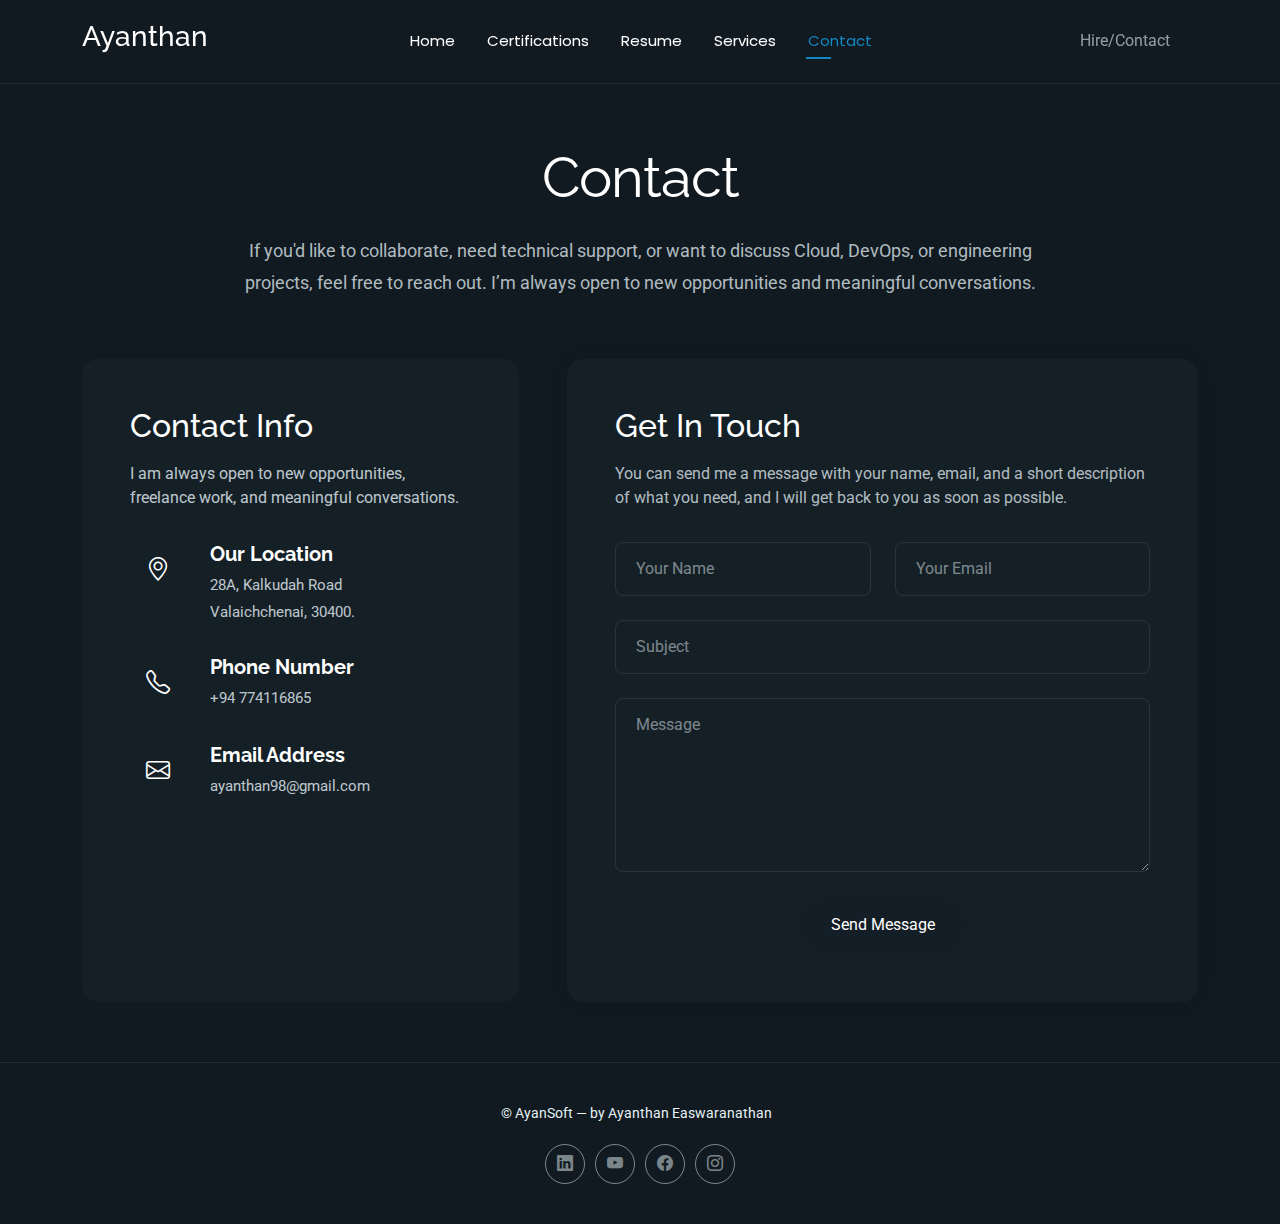
<file: AyanPortfolio/contact.html>
<!DOCTYPE html>
<html lang="en">

<head>
  <meta charset="utf-8">
  <meta content="width=device-width, initial-scale=1.0" name="viewport">
  <title>Contact - Ayanthan Easwaranathan's Portfolio</title>
  <meta name="description" content="">
  <meta name="keywords" content="">

  <!-- Favicons -->
  <link href="assets/img/favicon.png" rel="icon">
  <link href="assets/img/apple-touch-icon.png" rel="apple-touch-icon">

  <!-- Fonts -->
  <link href="https://fonts.googleapis.com" rel="preconnect">
  <link href="https://fonts.gstatic.com" rel="preconnect" crossorigin>
  <link href="https://fonts.googleapis.com/css2?family=Roboto:ital,wght@0,100;0,300;0,400;0,500;0,700;0,900;1,100;1,300;1,400;1,500;1,700;1,900&family=Poppins:ital,wght@0,100;0,200;0,300;0,400;0,500;0,600;0,700;0,800;0,900;1,100;1,200;1,300;1,400;1,500;1,600;1,700;1,800;1,900&family=Raleway:ital,wght@0,100;0,200;0,300;0,400;0,500;0,600;0,700;0,800;0,900;1,100;1,200;1,300;1,400;1,500;1,600;1,700;1,800;1,900&display=swap" rel="stylesheet">

  <!-- Vendor CSS Files -->
  <link href="assets/vendor/bootstrap/css/bootstrap.min.css" rel="stylesheet">
  <link href="assets/vendor/bootstrap-icons/bootstrap-icons.css" rel="stylesheet">
  <link href="assets/vendor/aos/aos.css" rel="stylesheet">
  <link href="assets/vendor/swiper/swiper-bundle.min.css" rel="stylesheet">
  <link href="assets/vendor/glightbox/css/glightbox.min.css" rel="stylesheet">

  <!-- Main CSS File -->
  <link href="assets/css/main.css" rel="stylesheet">

</head>

<body class="contact-page">

  <header id="header" class="header d-flex align-items-center light-background sticky-top">
    <div class="container position-relative d-flex align-items-center justify-content-between">

      <h3 class="sitename">Ayanthan</h3> 

      <nav id="navmenu" class="navmenu">

        <ul>
          <li><a href="index.html">Home</a></li>
          <li><a href="certifications.html">Certifications</a></li>
          <li><a href="resume.html">Resume</a></li>
          <li><a href="services.html">Services</a></li>
          <!-- <li class="dropdown"><a href="#"><span>Dropdown</span> <i class="bi bi-chevron-down toggle-dropdown"></i></a>
            <ul>
              <li><a href="#">Dropdown 1</a></li>
              <li class="dropdown"><a href="#"><span>Deep Dropdown</span> <i class="bi bi-chevron-down toggle-dropdown"></i></a>
                <ul>
                  <li><a href="#">Deep Dropdown 1</a></li>
                  <li><a href="#">Deep Dropdown 2</a></li>
                  <li><a href="#">Deep Dropdown 3</a></li>
                  <li><a href="#">Deep Dropdown 4</a></li>
                  <li><a href="#">Deep Dropdown 5</a></li>
                </ul>
              </li>
              <li><a href="#">Dropdown 2</a></li>
              <li><a href="#">Dropdown 3</a></li>
              <li><a href="#">Dropdown 4</a></li>
            </ul>
          </li> -->
          <li><a href="contact.html" class="active">Contact</a></li>
        </ul>
        <i class="mobile-nav-toggle d-xl-none bi bi-list"></i>
      </nav>

      <div class="header-social-links">
        <a href="contact.html" class="btn btn-outline">Hire/Contact</a>
      </div>

    </div>
  </header>

  <main class="main">

    <!-- Contact Section -->
    <section id="contact" class="contact section">

      <!-- Section Title -->
      <div class="container section-title" data-aos="fade-up">
        <h2>Contact</h2>
        <p>If you'd like to collaborate, need technical support, or want to discuss Cloud, DevOps, or engineering projects, feel free to reach out. I’m always open to new opportunities and meaningful conversations.</p>
      </div><!-- End Section Title -->

      <div class="container" data-aos="fade-up" data-aos-delay="100">

        <div class="row g-4 g-lg-5">
          <div class="col-lg-5">
            <div class="info-box" data-aos="fade-up" data-aos-delay="200">
              <h3>Contact Info</h3>
              <p>I am always open to new opportunities, freelance work, and meaningful conversations.</p>

              <div class="info-item" data-aos="fade-up" data-aos-delay="300">
                <div class="icon-box">
                  <i class="bi bi-geo-alt"></i>
                </div>
                <div class="content">
                  <h4>Our Location</h4>
                  <p>28A, Kalkudah Road</p>
                  <p>Valaichchenai, 30400.</p>
                </div>
              </div>

              <div class="info-item" data-aos="fade-up" data-aos-delay="400">
                <div class="icon-box">
                  <i class="bi bi-telephone"></i>
                </div>
                <div class="content">
                  <h4>Phone Number</h4>
                  <p>+94 774116865</p>
                  <!-- <p>+94 774116865</p> -->
                </div>
              </div>

              <div class="info-item" data-aos="fade-up" data-aos-delay="500">
                <div class="icon-box">
                  <i class="bi bi-envelope"></i>
                </div>
                <div class="content">
                  <h4>Email Address</h4>
                  <!-- <p>info@example.com</p> -->
                  <p>ayanthan98@gmail.com</p>
                </div>
              </div>
            </div>
          </div>

          <div class="col-lg-7">
            <div class="contact-form" data-aos="fade-up" data-aos-delay="300">
              <h3>Get In Touch</h3>
              <p>You can send me a message with your name, email, and a short description of what you need, and I will get back to you as soon as possible.</p>

              <form action="forms/contact.php" method="post" class="php-email-form" data-aos="fade-up" data-aos-delay="200">
                <div class="row gy-4">

                  <div class="col-md-6">
                    <input type="text" name="name" class="form-control" placeholder="Your Name" required="">
                  </div>

                  <div class="col-md-6 ">
                    <input type="email" class="form-control" name="email" placeholder="Your Email" required="">
                  </div>

                  <div class="col-12">
                    <input type="text" class="form-control" name="subject" placeholder="Subject" required="">
                  </div>

                  <div class="col-12">
                    <textarea class="form-control" name="message" rows="6" placeholder="Message" required=""></textarea>
                  </div>

                  <div class="col-12 text-center">
                    <div class="loading">Loading</div>
                    <div class="error-message"></div>
                    <div class="sent-message">Your message has been sent. Thank you!</div>

                    <button type="submit" class="btn">Send Message</button>
                  </div>

                </div>
              </form>

            </div>
          </div>

        </div>

      </div>

    </section><!-- /Contact Section -->

  </main>

 <footer id="footer" class="footer">

    <div class="container">
      <div class="copyright text-center ">
        <p>© <span>AyanSoft — by Ayanthan Easwaranathan</span> <strong class="px-1 sitename"></strong> <span><br></span></p>
      </div>
      <div class="social-links d-flex justify-content-center">
        <a href="https://www.linkedin.com/in/ayanthan-easwaranathan-931537203/"><i class="bi bi-linkedin"></i></a>
        <a href="https://www.youtube.com/@ayan-plus"><i class="bi bi-youtube"></i></a>
        <a href="contact.html"><i class="bi bi-facebook"></i></a>
        <a href="contact.html"><i class="bi bi-instagram"></i></a>

      </div>
  </footer>

  <!-- Scroll Top -->
  <a href="#" id="scroll-top" class="scroll-top d-flex align-items-center justify-content-center"><i class="bi bi-arrow-up-short"></i></a>

  <!-- Preloader -->
  <div id="preloader"></div>

  <!-- Vendor JS Files -->
  <script src="assets/vendor/bootstrap/js/bootstrap.bundle.min.js"></script>
  <script src="assets/vendor/php-email-form/validate.js"></script>
  <script src="assets/vendor/aos/aos.js"></script>
  <script src="assets/vendor/typed.js/typed.umd.js"></script>
  <script src="assets/vendor/waypoints/noframework.waypoints.js"></script>
  <script src="assets/vendor/purecounter/purecounter_vanilla.js"></script>
  <script src="assets/vendor/swiper/swiper-bundle.min.js"></script>
  <script src="assets/vendor/imagesloaded/imagesloaded.pkgd.min.js"></script>
  <script src="assets/vendor/isotope-layout/isotope.pkgd.min.js"></script>
  <script src="assets/vendor/glightbox/js/glightbox.min.js"></script>

  <!-- Main JS File -->
  <script src="assets/js/main.js"></script>

</body>

</html>
</file>
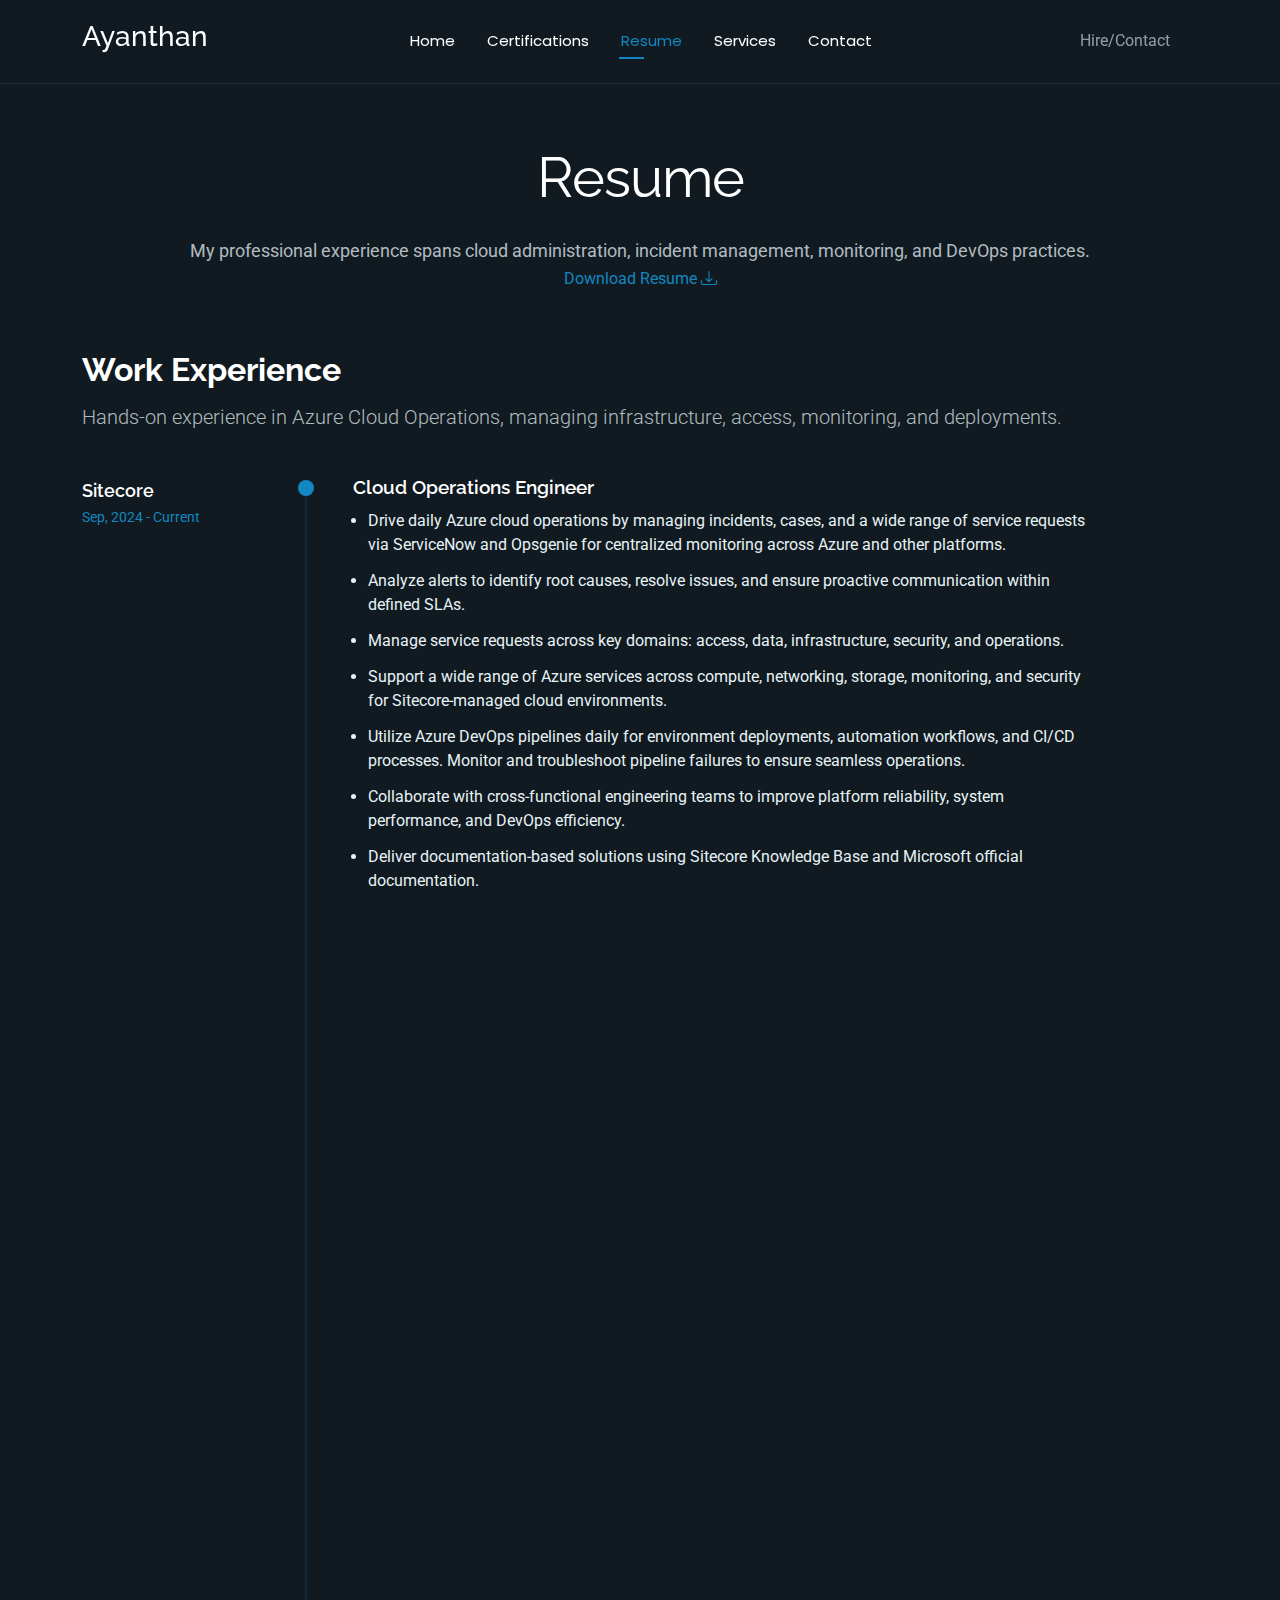
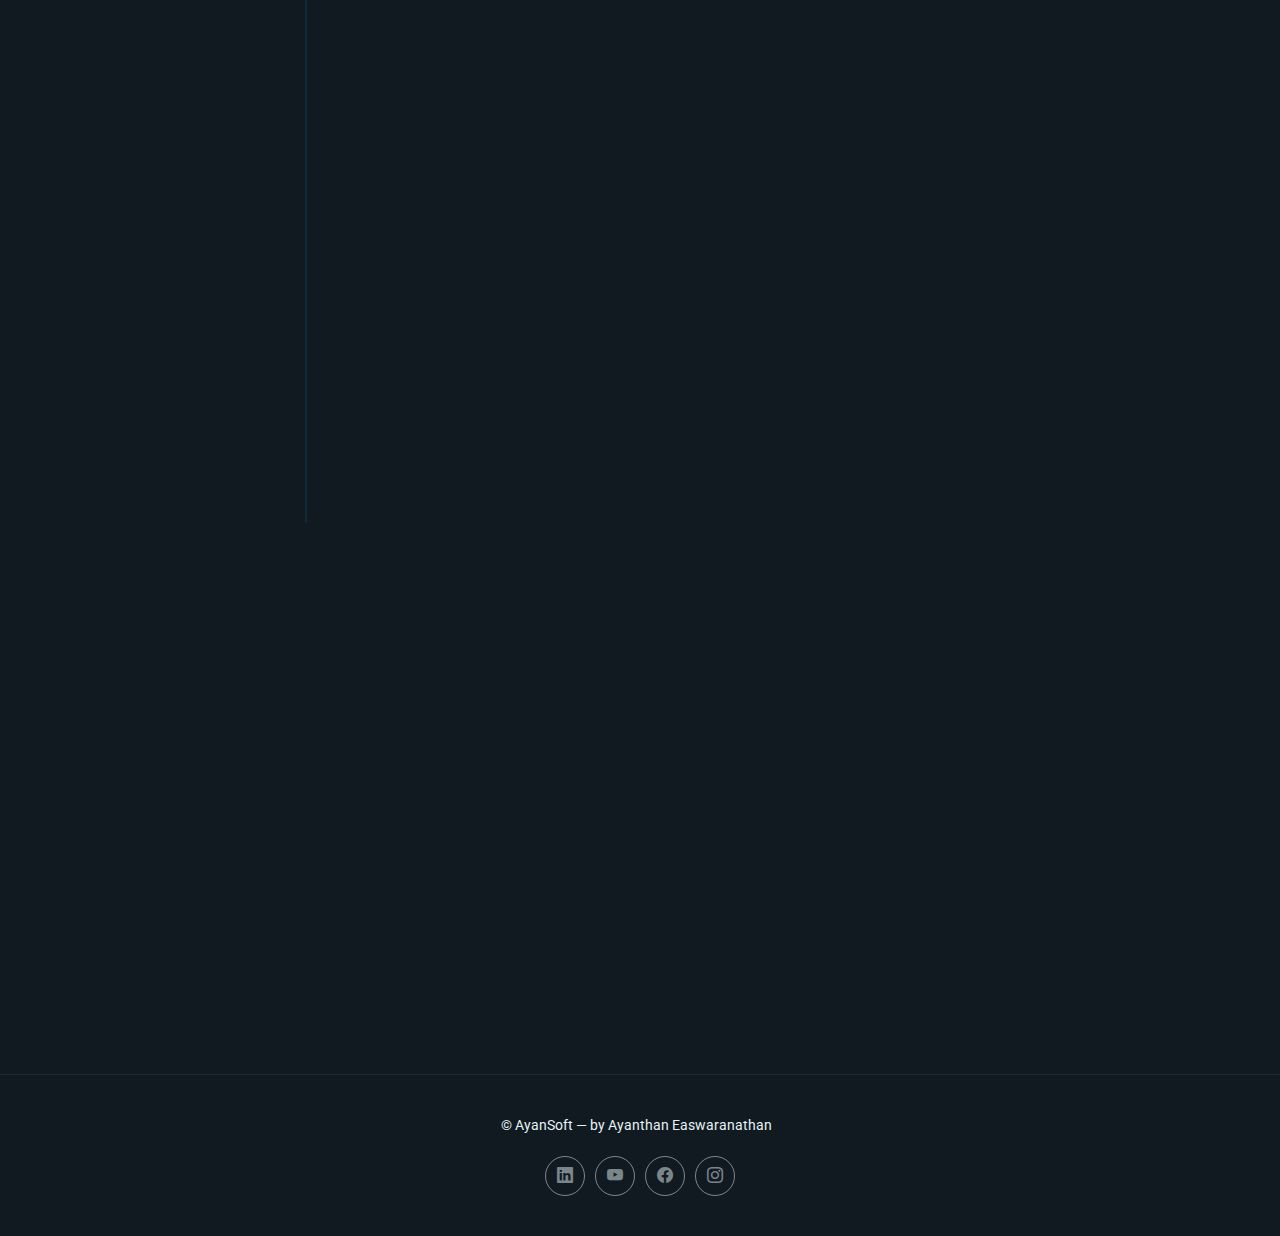
<file: AyanPortfolio/resume.html>
<!DOCTYPE html>
<html lang="en">

<head>
  <meta charset="utf-8">
  <meta content="width=device-width, initial-scale=1.0" name="viewport">
  <title>Resume - Ayanthan Easwaranathan's Portfolio</title>
  <meta name="description" content="">
  <meta name="keywords" content="">

  <!-- Favicons -->
  <link href="assets/img/favicon.png" rel="icon">
  <link href="assets/img/apple-touch-icon.png" rel="apple-touch-icon">

  <!-- Fonts -->
  <link href="https://fonts.googleapis.com" rel="preconnect">
  <link href="https://fonts.gstatic.com" rel="preconnect" crossorigin>
  <link href="https://fonts.googleapis.com/css2?family=Roboto:ital,wght@0,100;0,300;0,400;0,500;0,700;0,900;1,100;1,300;1,400;1,500;1,700;1,900&family=Poppins:ital,wght@0,100;0,200;0,300;0,400;0,500;0,600;0,700;0,800;0,900;1,100;1,200;1,300;1,400;1,500;1,600;1,700;1,800;1,900&family=Raleway:ital,wght@0,100;0,200;0,300;0,400;0,500;0,600;0,700;0,800;0,900;1,100;1,200;1,300;1,400;1,500;1,600;1,700;1,800;1,900&display=swap" rel="stylesheet">

  <!-- Vendor CSS Files -->
  <link href="assets/vendor/bootstrap/css/bootstrap.min.css" rel="stylesheet">
  <link href="assets/vendor/bootstrap-icons/bootstrap-icons.css" rel="stylesheet">
  <link href="assets/vendor/aos/aos.css" rel="stylesheet">
  <link href="assets/vendor/swiper/swiper-bundle.min.css" rel="stylesheet">
  <link href="assets/vendor/glightbox/css/glightbox.min.css" rel="stylesheet">

  <!-- Main CSS File -->
  <link href="assets/css/main.css" rel="stylesheet">

</head>

<body class="resume-page">

  <header id="header" class="header d-flex align-items-center light-background sticky-top">
    <div class="container position-relative d-flex align-items-center justify-content-between">

      
      <h3 class="sitename">Ayanthan</h3> 

      <nav id="navmenu" class="navmenu">
        <ul>
          <li><a href="index.html">Home</a></li>
          <li><a href="certifications.html">Certifications</a></li>
          <li><a href="resume.html" class="active">Resume</a></li>
          <li><a href="services.html">Services</a></li>
          <li><a href="contact.html">Contact</a></li>
        </ul>
        <i class="mobile-nav-toggle d-xl-none bi bi-list"></i>
      </nav>

      <div class="header-social-links">
        <a href="contact.html" class="btn btn-outline">Hire/Contact</a>
      </div>

    </div>
  </header>

  <main class="main">

    <!-- Resume Section -->
    <section id="resume" class="resume section">

      <!-- Section Title -->
      <div class="container section-title" data-aos="fade-up">
        <h2>Resume</h2>
        <p>My professional experience spans cloud administration, incident management, monitoring, and DevOps practices.</p>
        <a href="contact.html" class="link-underline"> Download Resume <i class="bi bi-download"></i> </a>
      </div><!-- End Section Title -->

      
      <!-- Ayan test Resume v2-===================================================================== -->
      <div class="container" data-aos="fade-up" data-aos-delay="100">

        <div class="row">
          <div class="col-12">
            <div class="resume-wrapper">
              <div class="resume-block" data-aos="fade-up">
                <h2>Work Experience</h2>
                <p class="lead">Hands-on experience in Azure Cloud Operations, managing infrastructure, access, monitoring, and deployments.</p>

                <div class="timeline">
                  <div class="timeline-item" data-aos="fade-up" data-aos-delay="200">
                    <div class="timeline-left">
                      <h4 class="company">Sitecore</h4>
                      <span class="period">Sep, 2024 - Current</span>
                    </div>
                    <div class="timeline-dot"></div>
                    <div class="timeline-right">
                      <h3 class="position">Cloud Operations Engineer</h3>
                      <!-- <p class="description">ayan</p> -->
                      <ul>
                        <li>Drive daily Azure cloud operations by managing incidents, cases, and a wide range of service requests via ServiceNow and Opsgenie for centralized monitoring across Azure and other platforms.</li>
                        <li>Analyze alerts to identify root causes, resolve issues, and ensure proactive communication within defined SLAs.</li>
                        <li>Manage service requests across key domains: access, data, infrastructure, security, and operations.</li>
                        <li>Support a wide range of Azure services across compute, networking, storage, monitoring, and security for Sitecore-managed cloud environments.</li>
                        <li>Utilize Azure DevOps pipelines daily for environment deployments, automation workflows, and CI/CD processes. Monitor and troubleshoot pipeline failures to ensure seamless operations.</li>
                        <li>Collaborate with cross-functional engineering teams to improve platform reliability, system performance, and DevOps efficiency.</li>
                        <li>Deliver documentation-based solutions using Sitecore Knowledge Base and Microsoft official documentation.</li>
                      </ul>
                    </div>
                  </div>

                  <div class="timeline-item" data-aos="fade-up" data-aos-delay="300">
                    <div class="timeline-left">
                      <h4 class="company">Infinity Innovators</h4>
                      <span class="period">Sep, 2023 - Sep, 2024</span>
                    </div>
                    <div class="timeline-dot"></div>
                    <div class="timeline-right">
                      <h2 class="position">Associate Cloud Engineer</h2>
                      <!-- <p class="description">
                        Curabitur ullamcorper ultricies nisi nam eget dui etiam rhoncus maecenas tempus.
                      </p> -->
                      <ul>
                        <li>Working as Associate Cloud engineer on Microsoft Azure Environments.</li>
                        <li>Working experience with Azure DevOps(Pipelines and Repos).</li> 
                        <li>Utilized Azure DevOps to deploy cloud resources using ARM templates and configured Azure resources through DevOps pipelines.</li>
                        <li>Managed DevOps pipelines, successfully building and releasing Azure DevOps pipelines for CI and CD.</li>
                        <li>Conducting cost estimation for cloud resource requirements.</li>
                        <li>Maintenance of all Azure tenants and cloud resources while ensuring proper access control.</li>
                        <li>Engaged in system administration tasks, including user management and Active Directory operations for new entries.</li>
                        <li>Maintained device inventory and monitored internet data usage as part of system administration responsibilities.</li>
                        <li>Reviewing current systems and recommending improvements for enhanced efficiency.</li>
                        <li>Monitoring and analyzing network performance to efficiently match on-demand requests with cost effective solutions.</li>
                        <li>Proficiently troubleshooted incidents, identified root causes, implemented fixes, and documented solutions in Confluence pages.</li>
                      </ul>
                      <p></p>
                    </div>
                  </div>

                  <div class="timeline-item" data-aos="fade-up" data-aos-delay="400">
                    <div class="timeline-left">
                      <h4 class="company">MAS Holdings</h4>
                      <span class="period">Mar, 2023 - Sep, 2023</span>
                    </div>
                    <div class="timeline-dot"></div>
                    <div class="timeline-right">
                      <h3 class="position">Cloud Intern</h3>
                      <!-- <p class="description">Curabitur ullamcorper ultricies nisi nam eget dui etiam rhoncus maecenas tempus.</p> -->
                      <ul>
                        <li>Worked as a trainee cloud engineering intern in a company with a focus on Azure cloud services.</li>
                        <li>Familiarity with virtualization, networking, and basic programming skills</li>
                        <li>Familiarity with IaaS, PaaS, and SaaS services.</li>
                        <li>Working closely with Network, System, and IDC teams to coordinate efforts, share knowledge, and contribute to the overall success of cloud operations.</li>
                        <li>Utilizing Power BI, Power Apps and Power Automate to automate and streamline tasks, enhancing productivity and efficiency within the organization.</li>
                        <li>Responsible for creating and maintaining cloud-related documentation, ensuring accurate and up-to-date information for team members.</li>
                      </ul>
                    </div>
                  </div>

                   <div class="timeline-item" data-aos="fade-up" data-aos-delay="400">
                    <div class="timeline-left">
                      <h4 class="company">Hatton National Bank</h4>
                      <span class="period">Oct, 2017 - Apr, 2018</span>
                    </div>
                    <div class="timeline-dot"></div>
                    <div class="timeline-right">
                      <h3 class="position">Junior Sales Staff Internship</h3>
                      <!-- <p class="description">Curabitur ullamcorper ultricies nisi nam eget dui etiam rhoncus maecenas tempus.</p> -->
                      <ul>
                        <li>I opened more than 500 minor accounts with a total networth balance of 2 million rupees, and have helped to increase the savings ability of school students.</li>
                        <li>I have successfully cultivated positive relationships with customers through my interactions over the phone.</li>
                      </ul>
                    </div>
                  </div>



                </div>
              </div>

              <div class="resume-block" data-aos="fade-up" data-aos-delay="100">
                <h2>My Education</h2>
                <p class="lead">Currently planning to pursue a postgraduate degree to advance my academic and professional expertise.</p>

                <div class="timeline">
                  <div class="timeline-item" data-aos="fade-up" data-aos-delay="200">
                    <div class="timeline-left">
                      <h4 class="company">SLTC</h4>
                      <span class="period">2019-2023</span>
                    </div>
                    <div class="timeline-dot"></div>
                    <div class="timeline-right">
                      <h3 class="position">BSc (Hons) in Engineering in Electronics and Telecommunication</h3>
                      <p class="description">Which provided me with a strong foundation in networking, cloud technologies, and system design.</p>
                    </div>
                  </div>
                </div>
              </div>

              <div class="resume-block" data-aos="fade-up" data-aos-delay="100">
                <h2>My Membership</h2>
                <p class="lead">Participating in engineering standards, workshops, and continuous professional growth.</p>

                <div class="timeline">
                  <div class="timeline-item" data-aos="fade-up" data-aos-delay="200">
                    <div class="timeline-left">
                      <h4 class="company">IESL</h4>
                      <span class="period">Dec, 2021 - Present</span>
                    </div>
                    <div class="timeline-dot"></div>
                    <div class="timeline-right">
                      <h3 class="position">IESL Student Membership</h3>
                      <p class="description">Membership No: S-28479</p>
                    </div>
                  </div>
                </div>
              </div>


              
            </div>
          </div>
        </div>

      </div>

     <!-- ayan remove -->
      <!-- Professional Skills Section -->
      <!-- <div class="container" data-aos="fade-up" data-aos-delay="100">

        <div class="row">
          <div class="col-lg-6">

          
            <div class="resume-item skills-animation" data-aos="fade-up">
              <h3 class="resume-title">Professional Skills</h3>

              <div class="resume-content">
                <div class="skill-item">
                  <h4>Frontend Development</h4>
                  <div class="progress">
                    <div class="progress-bar" role="progressbar" aria-valuenow="95" aria-valuemin="0" aria-valuemax="100"></div>
                  </div>
                </div>
                </div>
              </div>
            </div>
          </div>

        </div>

      </div> -->
      <!-- End Professional Skills Section -->
            

    </section><!-- /Resume Section -->

  </main>

  <footer id="footer" class="footer">

    <div class="container">
      <div class="copyright text-center ">
        <p>© <span>AyanSoft — by Ayanthan Easwaranathan</span> <strong class="px-1 sitename"></strong> <span><br></span></p>
      </div>
      <div class="social-links d-flex justify-content-center">
        <a href="https://www.linkedin.com/in/ayanthan-easwaranathan-931537203/"><i class="bi bi-linkedin"></i></a>
        <a href="https://www.youtube.com/@ayan-plus"><i class="bi bi-youtube"></i></a>
        <a href="contact.html"><i class="bi bi-facebook"></i></a>
        <a href="contact.html"><i class="bi bi-instagram"></i></a>

      </div>
  </footer>

  <!-- Scroll Top -->
  <a href="#" id="scroll-top" class="scroll-top d-flex align-items-center justify-content-center"><i class="bi bi-arrow-up-short"></i></a>

  <!-- Preloader -->
  <div id="preloader"></div>

  <!-- Vendor JS Files -->
  <script src="assets/vendor/bootstrap/js/bootstrap.bundle.min.js"></script>
  <script src="assets/vendor/php-email-form/validate.js"></script>
  <script src="assets/vendor/aos/aos.js"></script>
  <script src="assets/vendor/typed.js/typed.umd.js"></script>
  <script src="assets/vendor/waypoints/noframework.waypoints.js"></script>
  <script src="assets/vendor/purecounter/purecounter_vanilla.js"></script>
  <script src="assets/vendor/swiper/swiper-bundle.min.js"></script>
  <script src="assets/vendor/imagesloaded/imagesloaded.pkgd.min.js"></script>
  <script src="assets/vendor/isotope-layout/isotope.pkgd.min.js"></script>
  <script src="assets/vendor/glightbox/js/glightbox.min.js"></script>

  <!-- Main JS File -->
  <script src="assets/js/main.js"></script>

</body>

</html>
</file>
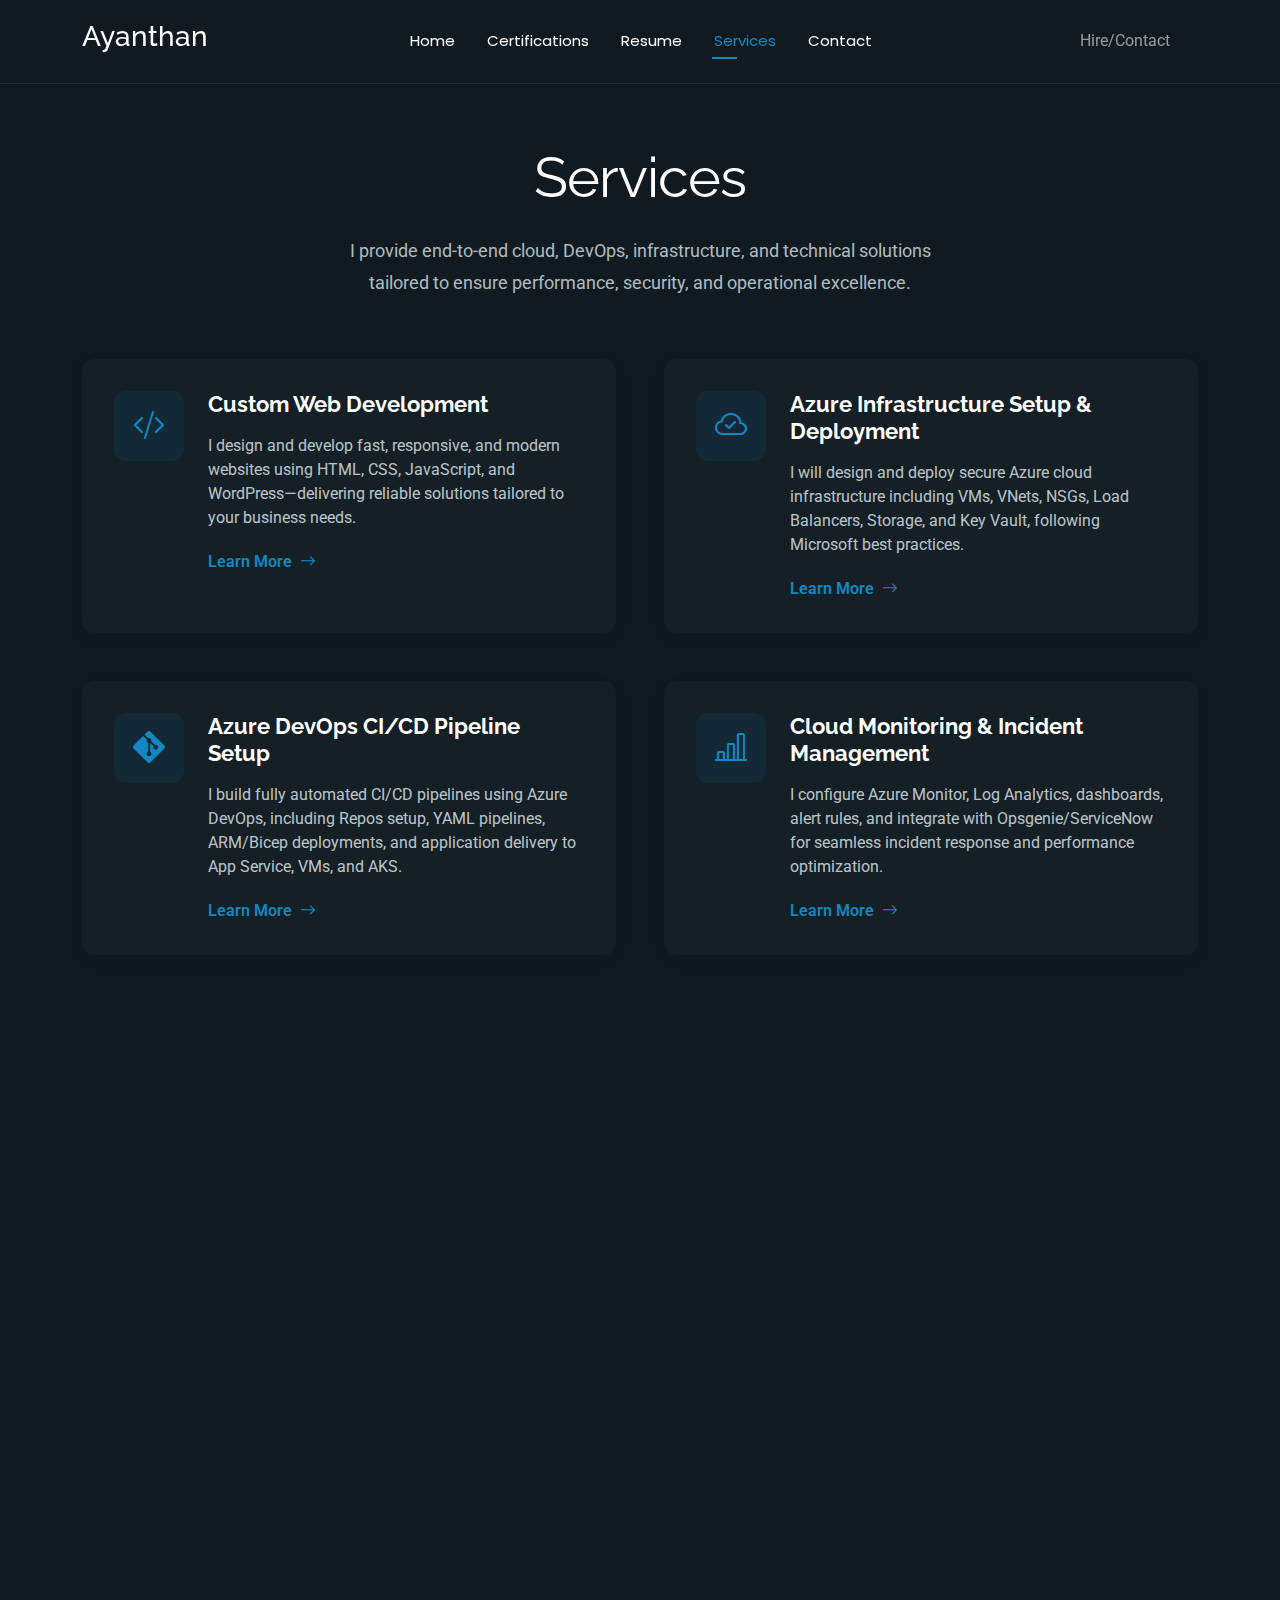
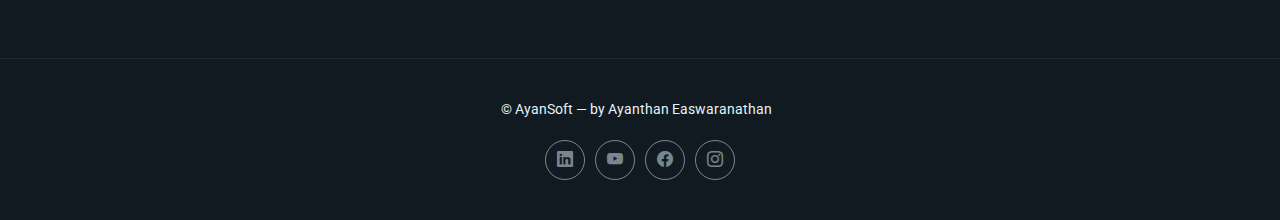
<file: AyanPortfolio/services.html>
<!DOCTYPE html>
<html lang="en">

<head>
  <meta charset="utf-8">
  <meta content="width=device-width, initial-scale=1.0" name="viewport">
  <title>Services - Ayanthan Easwaranathan's Portfolio</title>
  <meta name="description" content="">
  <meta name="keywords" content="">

  <!-- Favicons -->
  <link href="assets/img/favicon.png" rel="icon">
  <link href="assets/img/apple-touch-icon.png" rel="apple-touch-icon">

  <!-- Fonts -->
  <link href="https://fonts.googleapis.com" rel="preconnect">
  <link href="https://fonts.gstatic.com" rel="preconnect" crossorigin>
  <link href="https://fonts.googleapis.com/css2?family=Roboto:ital,wght@0,100;0,300;0,400;0,500;0,700;0,900;1,100;1,300;1,400;1,500;1,700;1,900&family=Poppins:ital,wght@0,100;0,200;0,300;0,400;0,500;0,600;0,700;0,800;0,900;1,100;1,200;1,300;1,400;1,500;1,600;1,700;1,800;1,900&family=Raleway:ital,wght@0,100;0,200;0,300;0,400;0,500;0,600;0,700;0,800;0,900;1,100;1,200;1,300;1,400;1,500;1,600;1,700;1,800;1,900&display=swap" rel="stylesheet">

  <!-- Vendor CSS Files -->
  <link href="assets/vendor/bootstrap/css/bootstrap.min.css" rel="stylesheet">
  <link href="assets/vendor/bootstrap-icons/bootstrap-icons.css" rel="stylesheet">
  <link href="assets/vendor/aos/aos.css" rel="stylesheet">
  <link href="assets/vendor/swiper/swiper-bundle.min.css" rel="stylesheet">
  <link href="assets/vendor/glightbox/css/glightbox.min.css" rel="stylesheet">

  <!-- Main CSS File -->
  <link href="assets/css/main.css" rel="stylesheet">

</head>

<body class="services-page">

  <header id="header" class="header d-flex align-items-center light-background sticky-top">
    <div class="container position-relative d-flex align-items-center justify-content-between">

      <h3 class="sitename">Ayanthan</h3> 

      <nav id="navmenu" class="navmenu">
        <ul>
          <li><a href="index.html">Home</a></li>
          <li><a href="certifications.html">Certifications</a></li>
          <li><a href="resume.html">Resume</a></li>
          <li><a href="services.html" class="active">Services</a></li>
          <li><a href="contact.html">Contact</a></li>
        </ul>
        <i class="mobile-nav-toggle d-xl-none bi bi-list"></i>
      </nav>

      <div class="header-social-links">
        <a href="contact.html" class="btn btn-outline">Hire/Contact</a>
      </div>

    </div>
  </header>

  <main class="main">
    <!-- Services Section -->
    <section id="services" class="services section">

      <!-- Section Title -->
      <div class="container section-title" data-aos="fade-up">
        <h2>Services</h2>
        <p>I provide end-to-end cloud, DevOps, infrastructure, and technical solutions tailored to ensure performance, security, and operational excellence.</p>
      </div><!-- End Section Title -->

      <div class="container" data-aos="fade-up" data-aos-delay="100">
        <div class="row justify-content-center g-5">

          <!-- Service 1 -->
          <div class="col-md-6" data-aos="fade-right" data-aos-delay="100">
            <div class="service-item">
              <div class="service-icon">
                <i class="bi bi-code-slash"></i>
              </div>
              <div class="service-content">
                <h3>Custom Web Development</h3>
                <p>I design and develop fast, responsive, and modern websites using HTML, CSS, JavaScript, and WordPress—delivering reliable solutions tailored to your business needs.</p>
                <a href="contact.html" class="service-link">
                  <span>Learn More</span>
                  <i class="bi bi-arrow-right"></i>
                </a>
              </div>
            </div>
          </div><!-- End Service Item -->

          <!-- Service 2 -->
          <div class="col-md-6" data-aos="fade-left" data-aos-delay="100">
            <div class="service-item">
              <div class="service-icon">
                <i class="bi bi-cloud-check"></i>
              </div>
              <div class="service-content">
                <h3>Azure Infrastructure Setup & Deployment</h3>
                <p>I will design and deploy secure Azure cloud infrastructure including VMs, VNets, NSGs, Load Balancers, Storage, and Key Vault, following Microsoft best practices.</p>
                <a href="contact.html" class="service-link">
                  <span>Learn More</span>
                  <i class="bi bi-arrow-right"></i>
                </a>
              </div>
            </div>
          </div><!-- End Service Item -->

          <!-- Service 3 -->
          <div class="col-md-6" data-aos="fade-right" data-aos-delay="200">
            <div class="service-item">
              <div class="service-icon">
                <i class="bi bi-git"></i>
              </div>
              <div class="service-content">
                <h3>Azure DevOps CI/CD Pipeline Setup</h3>
                <p>I build fully automated CI/CD pipelines using Azure DevOps, including Repos setup, YAML pipelines, ARM/Bicep deployments, and application delivery to App Service, VMs, and AKS.</p>
                <a href="contact.html" class="service-link">
                  <span>Learn More</span>
                  <i class="bi bi-arrow-right"></i>
                </a>
              </div>
            </div>
          </div><!-- End Service Item -->

          <!-- Service 4 -->
          <div class="col-md-6" data-aos="fade-left" data-aos-delay="200">
            <div class="service-item">
              <div class="service-icon">
                <i class="bi bi-bar-chart-line"></i>
              </div>
              <div class="service-content">
                <h3>Cloud Monitoring & Incident Management</h3>
                <p>I configure Azure Monitor, Log Analytics, dashboards, alert rules, and integrate with Opsgenie/ServiceNow for seamless incident response and performance optimization.</p>
                <a href="contact.html" class="service-link">
                  <span>Learn More</span>
                  <i class="bi bi-arrow-right"></i>
                </a>
              </div>
            </div>
          </div><!-- End Service Item -->

          <!-- Service 5 -->
          <div class="col-md-6" data-aos="fade-right" data-aos-delay="300">
            <div class="service-item">
              <div class="service-icon">
                <i class="bi bi-piggy-bank"></i>
              </div>
              <div class="service-content">
                <h3>Azure Cost Optimization & Governance</h3>
                <p>I help minimize Azure spending through rightsizing, cost analysis, governance policies, tagging strategies, and recommending Savings Plans & Reserved Instances.</p>
                <a href="contact.html" class="service-link">
                  <span>Learn More</span>
                  <i class="bi bi-arrow-right"></i>
                </a>
              </div>
            </div>
          </div><!-- End Service Item -->

          <!-- Service 6 -->
          <div class="col-md-6" data-aos="fade-left" data-aos-delay="300">
            <div class="service-item">
              <div class="service-icon">
                <i class="bi bi-cloud-upload"></i>
              </div>
              <div class="service-content">
                <h3>Cloud Migration Services</h3>
                <p>I migrate on-prem applications, databases, VMs, file servers, and workloads to Azure using Azure Migrate with complete testing, validation, and zero-risk planning.</p>
                <a href="contact.html" class="service-link">
                  <span>Learn More</span>
                  <i class="bi bi-arrow-right"></i>
                </a>
              </div>
            </div>
          </div><!-- End Service Item -->

          <!-- Service 7 -->
          <div class="col-md-6" data-aos="fade-right" data-aos-delay="300">
            <div class="service-item">
              <div class="service-icon">
                <i class="bi bi-shield-lock"></i>
              </div>
              <div class="service-content">
                <h3>Azure Security Hardening</h3>
                <p>I secure cloud environments with Key Vault, RBAC, Conditional Access, Defender for Cloud, and Zero Trust architecture to protect identities and workloads.</p>
                <a href="contact.html" class="service-link">
                  <span>Learn More</span>
                  <i class="bi bi-arrow-right"></i>
                </a>
              </div>
            </div>
          </div><!-- End Service Item -->

          <!-- Service 8 -->
          <div class="col-md-6" data-aos="fade-left" data-aos-delay="300">
            <div class="service-item">
              <div class="service-icon">
                <i class="bi bi-tools"></i>
              </div>
              <div class="service-content">
                <h3>Technical Support & Cloud Troubleshooting</h3>
                <p>I diagnose and fix issues related to access, networking, VM connectivity, DevOps pipelines, deployments, and performance problems in Azure environments.</p>
                <a href="contact.html" class="service-link">
                  <span>Learn More</span>
                  <i class="bi bi-arrow-right"></i>
                </a>
              </div>
            </div>
          </div><!-- End Service Item -->

        </div>
      </div>

    </section><!-- /Services Section -->


  </main>


  <footer id="footer" class="footer">

    <div class="container">
      <div class="copyright text-center ">
        <p>© <span>AyanSoft — by Ayanthan Easwaranathan</span> <strong class="px-1 sitename"></strong> <span><br></span></p>
      </div>
      <div class="social-links d-flex justify-content-center">
        <a href="https://www.linkedin.com/in/ayanthan-easwaranathan-931537203/"><i class="bi bi-linkedin"></i></a>
        <a href="https://www.youtube.com/@ayan-plus"><i class="bi bi-youtube"></i></a>
        <a href="contact.html"><i class="bi bi-facebook"></i></a>
        <a href="contact.html"><i class="bi bi-instagram"></i></a>

      </div>
  </footer>

  <!-- Scroll Top -->
  <a href="#" id="scroll-top" class="scroll-top d-flex align-items-center justify-content-center"><i class="bi bi-arrow-up-short"></i></a>

  <!-- Preloader -->
  <div id="preloader"></div>

  <!-- Vendor JS Files -->
  <script src="assets/vendor/bootstrap/js/bootstrap.bundle.min.js"></script>
  <script src="assets/vendor/php-email-form/validate.js"></script>
  <script src="assets/vendor/aos/aos.js"></script>
  <script src="assets/vendor/typed.js/typed.umd.js"></script>
  <script src="assets/vendor/waypoints/noframework.waypoints.js"></script>
  <script src="assets/vendor/purecounter/purecounter_vanilla.js"></script>
  <script src="assets/vendor/swiper/swiper-bundle.min.js"></script>
  <script src="assets/vendor/imagesloaded/imagesloaded.pkgd.min.js"></script>
  <script src="assets/vendor/isotope-layout/isotope.pkgd.min.js"></script>
  <script src="assets/vendor/glightbox/js/glightbox.min.js"></script>

  <!-- Main JS File -->
  <script src="assets/js/main.js"></script>

</body>

</html>
</file>
<file: AyanPortfolio/assets/css/main.css>
/* Fonts */
:root {
  --default-font: "Roboto",  system-ui, -apple-system, "Segoe UI", Roboto, "Helvetica Neue", Arial, "Noto Sans", "Liberation Sans", sans-serif, "Apple Color Emoji", "Segoe UI Emoji", "Segoe UI Symbol", "Noto Color Emoji";
  --heading-font: "Raleway",  sans-serif;
  --nav-font: "Poppins",  sans-serif;
}

/* Global Colors - The following color variables are used throughout the website. Updating them here will change the color scheme of the entire website */
:root { 
  --background-color: #101a20; /* Background color for the entire website, including individual sections */
  --default-color: #e7f2f7; /* Default color used for the majority of the text content across the entire website */
  --heading-color: #ffffff; /* Color for headings, subheadings and title throughout the website */
  --accent-color: #1387c1; /* Accent color that represents your brand on the website. It's used for buttons, links, and other elements that need to stand out */
  --surface-color: #141f26; /* The surface color is used as a background of boxed elements within sections, such as cards, icon boxes, or other elements that require a visual separation from the global background. */
  --contrast-color: #ffffff; /* Contrast color for text, ensuring readability against backgrounds of accent, heading, or default colors. */
}

/* Nav Menu Colors - The following color variables are used specifically for the navigation menu. They are separate from the global colors to allow for more customization options */
:root {
  --nav-color: #ffffff;  /* The default color of the main navmenu links */
  --nav-hover-color: #1387c1; /* Applied to main navmenu links when they are hovered over or active */
  --nav-mobile-background-color: #213642; /* Used as the background color for mobile navigation menu */
  --nav-dropdown-background-color: #051117; /* Used as the background color for dropdown items that appear when hovering over primary navigation items */
  --nav-dropdown-color: #e7f2f7; /* Used for navigation links of the dropdown items in the navigation menu. */
  --nav-dropdown-hover-color: #1387c1; /* Similar to --nav-hover-color, this color is applied to dropdown navigation links when they are hovered over. */
}

/* Color Presets - These classes override global colors when applied to any section or element, providing reuse of the sam color scheme. */

.light-background {
  --background-color: #142027;
  --surface-color: #325264;
}

.dark-background {
  --background-color: #0b1419;
  --default-color: #ffffff;
  --heading-color: #ffffff;
  --surface-color: #252525;
  --contrast-color: #ffffff;
}

/* Smooth scroll */
:root {
  scroll-behavior: smooth;
}

/*--------------------------------------------------------------
# General Styling & Shared Classes
--------------------------------------------------------------*/
body {
  color: var(--default-color);
  background-color: var(--background-color);
  font-family: var(--default-font);
}

a {
  color: var(--accent-color);
  text-decoration: none;
  transition: 0.3s;
}

a:hover {
  color: color-mix(in srgb, var(--accent-color), transparent 25%);
  text-decoration: none;
}

h1,
h2,
h3,
h4,
h5,
h6 {
  color: var(--heading-color);
  font-family: var(--heading-font);
}

/* PHP Email Form Messages
------------------------------*/
.php-email-form .error-message {
  display: none;
  background: #df1529;
  color: #ffffff;
  text-align: left;
  padding: 15px;
  margin-bottom: 24px;
  font-weight: 600;
}

.php-email-form .sent-message {
  display: none;
  color: #ffffff;
  background: #059652;
  text-align: center;
  padding: 15px;
  margin-bottom: 24px;
  font-weight: 600;
}

.php-email-form .loading {
  display: none;
  background: var(--surface-color);
  text-align: center;
  padding: 15px;
  margin-bottom: 24px;
}

.php-email-form .loading:before {
  content: "";
  display: inline-block;
  border-radius: 50%;
  width: 24px;
  height: 24px;
  margin: 0 10px -6px 0;
  border: 3px solid var(--accent-color);
  border-top-color: var(--surface-color);
  animation: php-email-form-loading 1s linear infinite;
}

@keyframes php-email-form-loading {
  0% {
    transform: rotate(0deg);
  }

  100% {
    transform: rotate(360deg);
  }
}

/*--------------------------------------------------------------
# Global Header
--------------------------------------------------------------*/
.header {
  --background-color: rgba(255, 255, 255, 0);
  color: var(--default-color);
  background-color: var(--background-color);
  padding: 15px 0;
  transition: all 0.5s;
  z-index: 997;
  border-bottom: 1px solid color-mix(in srgb, var(--default-color), transparent 92%);
}

.header .logo {
  line-height: 1;
}

.header .logo img {
  max-height: 36px;
  margin-right: 8px;
}

.header .logo h1 {
  font-size: 32px;
  margin: 0;
  font-weight: 400;
  color: var(--heading-color);
}

.header .header-social-links {
  padding-right: 15px;
}

.header .header-social-links a {
  color: color-mix(in srgb, var(--default-color), transparent 40%);
  padding-left: 6px;
  display: inline-block;
  transition: 0.3s;
  font-size: 16px;
}

.header .header-social-links a:hover {
  color: var(--default-color);
}

.header .header-social-links a i {
  line-height: 0px;
}

@media (max-width: 1200px) {
  .header .logo {
    order: 1;
  }

  .header .header-social-links {
    order: 2;
  }

  .header .navmenu {
    order: 3;
  }
}

/* Global Header on Scroll
------------------------------*/
.scrolled .header {
  --background-color: rgba(16, 26, 32, 0.9);
}

/*--------------------------------------------------------------
# Navigation Menu
--------------------------------------------------------------*/
/* Desktop Navigation */
@media (min-width: 1200px) {
  .navmenu {
    padding: 0;
  }

  .navmenu ul {
    margin: 0;
    padding: 0;
    display: flex;
    list-style: none;
    align-items: center;
    
  }

  .navmenu li {
    position: relative;
  }

  .navmenu>ul>li {
    white-space: nowrap;
    padding: 15px 28px 15px 0;
  }

  .navmenu>ul>li:last-child {
    padding-right: 0;
  }

  .navmenu a,
  .navmenu a:focus {
    color: var(--nav-color);
    font-size: 15px;
    padding: 0 2px;
    font-family: var(--nav-font);
    font-weight: 400;
    display: flex;
    align-items: center;
    justify-content: space-between;
    white-space: nowrap;
    transition: 0.3s;
    position: relative;
  }

  .navmenu a i,
  .navmenu a:focus i {
    font-size: 12px;
    line-height: 0;
    margin-left: 5px;
    transition: 0.3s;
  }

  .navmenu>ul>li>a:before {
    content: "";
    position: absolute;
    height: 2px;
    bottom: -6px;
    left: 0;
    background-color: var(--nav-hover-color);
    visibility: hidden;
    width: 0px;
    transition: all 0.3s ease-in-out 0s;
  }

  .navmenu a:hover:before,
  .navmenu li:hover>a:before,
  .navmenu .active:before {
    visibility: visible;
    width: 25px;
  }

  .navmenu li:hover>a,
  .navmenu .active,
  .navmenu .active:focus {
    color: var(--nav-hover-color);
  }

  .navmenu .dropdown ul {
    margin: 0;
    padding: 10px 0;
    background: var(--nav-dropdown-background-color);
    display: block;
    position: absolute;
    visibility: hidden;
    left: -5px;
    top: 130%;
    opacity: 0;
    transition: 0.3s;
    border-radius: 4px;
    z-index: 99;
    box-shadow: 0px 0px 30px rgba(0, 0, 0, 0.1);
  }

  .navmenu .dropdown ul li {
    min-width: 200px;
  }

  .navmenu .dropdown ul a {
    padding: 10px 20px;
    font-size: 15px;
    text-transform: none;
    color: var(--nav-dropdown-color);
  }

  .navmenu .dropdown ul a i {
    font-size: 12px;
  }

  .navmenu .dropdown ul a:hover,
  .navmenu .dropdown ul .active:hover,
  .navmenu .dropdown ul li:hover>a {
    color: var(--nav-dropdown-hover-color);
  }

  .navmenu .dropdown:hover>ul {
    opacity: 1;
    top: 100%;
    visibility: visible;
  }

  .navmenu .dropdown .dropdown ul {
    top: 0;
    left: -90%;
    visibility: hidden;
  }

  .navmenu .dropdown .dropdown:hover>ul {
    opacity: 1;
    top: 0;
    left: -100%;
    visibility: visible;
  }
}

/* Mobile Navigation */
@media (max-width: 1199px) {
  .mobile-nav-toggle {
    color: var(--nav-color);
    font-size: 28px;
    line-height: 0;
    margin-right: 10px;
    cursor: pointer;
    transition: color 0.3s;
  }

  .navmenu {
    padding: 0;
    z-index: 9997;
  }

  .navmenu ul {
    display: none;
    list-style: none;
    position: absolute;
    inset: 60px 20px 20px 20px;
    padding: 10px 0;
    margin: 0;
    border-radius: 6px;
    background-color: var(--nav-mobile-background-color);
    border: 1px solid color-mix(in srgb, var(--default-color), transparent 90%);
    box-shadow: none;
    overflow-y: auto;
    transition: 0.3s;
    z-index: 9998;
  }

  .navmenu a,
  .navmenu a:focus {
    color: var(--nav-dropdown-color);
    padding: 10px 20px;
    font-family: var(--nav-font);
    font-size: 17px;
    font-weight: 500;
    display: flex;
    align-items: center;
    justify-content: space-between;
    white-space: nowrap;
    transition: 0.3s;
  }

  .navmenu a i,
  .navmenu a:focus i {
    font-size: 12px;
    line-height: 0;
    margin-left: 5px;
    width: 30px;
    height: 30px;
    display: flex;
    align-items: center;
    justify-content: center;
    border-radius: 50%;
    transition: 0.3s;
    background-color: color-mix(in srgb, var(--accent-color), transparent 90%);
  }

  .navmenu a i:hover,
  .navmenu a:focus i:hover {
    background-color: var(--accent-color);
    color: var(--contrast-color);
  }

  .navmenu a:hover,
  .navmenu .active,
  .navmenu .active:focus {
    color: var(--nav-dropdown-hover-color);
  }

  .navmenu .active i,
  .navmenu .active:focus i {
    background-color: var(--accent-color);
    color: var(--contrast-color);
    transform: rotate(180deg);
  }

  .navmenu .dropdown ul {
    position: static;
    display: none;
    z-index: 99;
    padding: 10px 0;
    margin: 10px 20px;
    background-color: var(--nav-dropdown-background-color);
    transition: all 0.5s ease-in-out;
  }

  .navmenu .dropdown ul ul {
    background-color: rgba(33, 37, 41, 0.1);
  }

  .navmenu .dropdown>.dropdown-active {
    display: block;
    background-color: rgba(33, 37, 41, 0.03);
  }

  .mobile-nav-active {
    overflow: hidden;
  }

  .mobile-nav-active .mobile-nav-toggle {
    color: #fff;
    position: absolute;
    font-size: 32px;
    top: 15px;
    right: 15px;
    margin-right: 0;
    z-index: 9999;
  }

  .mobile-nav-active .navmenu {
    position: fixed;
    overflow: hidden;
    inset: 0;
    background: rgba(33, 37, 41, 0.8);
    transition: 0.3s;
  }

  .mobile-nav-active .navmenu>ul {
    display: block;
  }
}

/*--------------------------------------------------------------
# Global Footer
--------------------------------------------------------------*/
.footer {
  color: var(--default-color);
  background-color: var(--background-color);
  font-size: 14px;
  padding: 40px 0;
  position: relative;
  border-top: 1px solid color-mix(in srgb, var(--default-color), transparent 92%);
}

.footer .copyright p {
  margin-bottom: 0;
}

.footer .social-links {
  margin-top: 20px;
}

.footer .social-links a {
  display: flex;
  align-items: center;
  justify-content: center;
  width: 40px;
  height: 40px;
  border-radius: 50%;
  border: 1px solid color-mix(in srgb, var(--default-color), transparent 50%);
  font-size: 16px;
  color: color-mix(in srgb, var(--default-color), transparent 50%);
  margin: 0 5px;
  transition: 0.3s;
}

.footer .social-links a:hover {
  color: var(--accent-color);
  border-color: var(--accent-color);
}

.footer .credits {
  margin-top: 10px;
  font-size: 13px;
  text-align: center;
}

/*--------------------------------------------------------------
# Preloader
--------------------------------------------------------------*/
#preloader {
  position: fixed;
  inset: 0;
  z-index: 9999;
  overflow: hidden;
  background-color: var(--background-color);
  transition: all 0.6s ease-out;
  width: 100%;
  height: 100vh;
}

#preloader:before,
#preloader:after {
  content: "";
  position: absolute;
  border: 4px solid var(--accent-color);
  border-radius: 50%;
  animation: animate-preloader 2s cubic-bezier(0, 0.2, 0.8, 1) infinite;
}

#preloader:after {
  animation-delay: -0.5s;
}

@keyframes animate-preloader {
  0% {
    width: 10px;
    height: 10px;
    top: calc(50% - 5px);
    left: calc(50% - 5px);
    opacity: 1;
  }

  100% {
    width: 72px;
    height: 72px;
    top: calc(50% - 36px);
    left: calc(50% - 36px);
    opacity: 0;
  }
}

/*--------------------------------------------------------------
# Scroll Top Button
--------------------------------------------------------------*/
.scroll-top {
  position: fixed;
  visibility: hidden;
  opacity: 0;
  right: 15px;
  bottom: -15px;
  z-index: 99999;
  background-color: var(--accent-color);
  width: 44px;
  height: 44px;
  border-radius: 50px;
  transition: all 0.4s;
}

.scroll-top i {
  font-size: 24px;
  color: var(--contrast-color);
  line-height: 0;
}

.scroll-top:hover {
  background-color: color-mix(in srgb, var(--accent-color), transparent 20%);
  color: var(--contrast-color);
}

.scroll-top.active {
  visibility: visible;
  opacity: 1;
  bottom: 15px;
}

/*--------------------------------------------------------------
# Disable aos animation delay on mobile devices
--------------------------------------------------------------*/
@media screen and (max-width: 768px) {
  [data-aos-delay] {
    transition-delay: 0 !important;
  }
}

/*--------------------------------------------------------------
# Global Page Titles & Breadcrumbs
--------------------------------------------------------------*/
.page-title {
  color: var(--default-color);
  background-color: var(--background-color);
  position: relative;
}

.page-title .heading {
  padding: 80px 0;
  border-top: 1px solid color-mix(in srgb, var(--default-color), transparent 90%);
}

.page-title .heading h1 {
  font-size: 38px;
  font-weight: 700;
}

.page-title nav {
  background-color: color-mix(in srgb, var(--default-color), transparent 96%);
  padding: 20px 0;
}

.page-title nav ol {
  display: flex;
  flex-wrap: wrap;
  list-style: none;
  padding: 0;
  margin: 0;
  font-size: 16px;
  font-weight: 400;
}

.page-title nav ol li+li {
  padding-left: 10px;
}

.page-title nav ol li+li::before {
  content: "/";
  display: inline-block;
  padding-right: 10px;
  color: color-mix(in srgb, var(--default-color), transparent 70%);
}

/*--------------------------------------------------------------
# Global Sections
--------------------------------------------------------------*/
section,
.section {
  color: var(--default-color);
  background-color: var(--background-color);
  padding: 60px 0;
  scroll-margin-top: 100px;
  overflow: clip;
}

@media (max-width: 1199px) {

  section,
  .section {
    scroll-margin-top: 66px;
  }
}

/*--------------------------------------------------------------
# Global Section Titles
--------------------------------------------------------------*/
.section-title {
  text-align: center;
  padding-bottom: 60px;
  position: relative;
}

.section-title h2 {
  font-size: 3.5rem;
  font-weight: 400;
  line-height: 1.2;
  color: var(--heading-color);
  margin-bottom: 1.5rem;
  letter-spacing: -1px;
}

@media (max-width: 768px) {
  .section-title h2 {
    font-size: 2.5rem;
  }
}

.section-title p {
  font-size: 1.125rem;
  line-height: 1.8;
  color: color-mix(in srgb, var(--default-color), transparent 25%);
  max-width: 900px;
  margin: 0 auto;
  text-wrap: balance;
}

/*--------------------------------------------------------------
# Hero Section
--------------------------------------------------------------*/
.hero {
  padding: 80px 0;
  min-height: 100vh;
  display: flex;
  align-items: center;
}

.hero .hero-content h1 {
  font-size: 3.5rem;
  font-weight: 700;
  margin-bottom: 1rem;
  line-height: 1.2;
}

.hero .hero-content h1 .highlight {
  color: var(--accent-color);
  position: relative;
}

.hero .hero-content h1 .highlight::after {
  content: "";
  position: absolute;
  bottom: 0;
  left: 0;
  width: 100%;
  height: 3px;
  background: linear-gradient(90deg, var(--accent-color), color-mix(in srgb, var(--accent-color), transparent 50%));
  border-radius: 2px;
}

@media (max-width: 768px) {
  .hero .hero-content h1 {
    font-size: 2.5rem;
  }
}

.hero .hero-content h2 {
  font-size: 1.5rem;
  font-weight: 400;
  margin-bottom: 2rem;
  color: color-mix(in srgb, var(--default-color), transparent 20%);
}

.hero .hero-content h2 .typed {
  color: var(--accent-color);
  font-weight: 600;
}

@media (max-width: 768px) {
  .hero .hero-content h2 {
    font-size: 1.25rem;
  }
}

.hero .hero-content p {
  font-size: 1.1rem;
  line-height: 1.6;
  margin-bottom: 2.5rem;
  color: color-mix(in srgb, var(--default-color), transparent 30%);
}

.hero .hero-actions {
  display: flex;
  gap: 1rem;
  margin-bottom: 3rem;
}

.hero .hero-actions .btn {
  padding: 12px 30px;
  border-radius: 50px;
  font-weight: 600;
  text-decoration: none;
  transition: all 0.3s ease;
  border: 2px solid;
}

.hero .hero-actions .btn.btn-primary {
  background: var(--accent-color);
  color: var(--contrast-color);
  border-color: var(--accent-color);
}

.hero .hero-actions .btn.btn-primary:hover {
  background: color-mix(in srgb, var(--accent-color), black 15%);
  border-color: color-mix(in srgb, var(--accent-color), black 15%);
  transform: translateY(-2px);
}

.hero .hero-actions .btn.btn-outline {
  background: transparent;
  color: var(--accent-color);
  border-color: var(--accent-color);
}

.hero .hero-actions .btn.btn-outline:hover {
  transform: translateY(-2px);
}

@media (max-width: 576px) {
  .hero .hero-actions {
    flex-direction: column;
  }

  .hero .hero-actions .btn {
    text-align: center;
  }
}

.hero .social-links {
  display: flex;
  gap: 1rem;
}

.hero .social-links a {
  width: 45px;
  height: 45px;
  background: var(--surface-color);
  border-radius: 50%;
  display: flex;
  align-items: center;
  justify-content: center;
  color: var(--default-color);
  font-size: 1.2rem;
  transition: all 0.3s ease;
}

.hero .social-links a:hover {
  background: var(--accent-color);
  color: var(--contrast-color);
  transform: translateY(-3px);
  box-shadow: 0 8px 25px color-mix(in srgb, var(--accent-color), transparent 70%);
}

.hero .hero-image {
  position: relative;
}

.hero .hero-image .image-wrapper {
  position: relative;
  max-width: 450px;
  margin: 0 auto;
}

.hero .hero-image .image-wrapper img {
  border-radius: 20px;
  box-shadow: 0 5px 15px color-mix(in srgb, var(--default-color), transparent 95%);
  transition: transform 0.3s ease;
}

.hero .hero-image .image-wrapper img:hover {
  transform: scale(1.02);
}

.hero .hero-image .floating-elements {
  position: absolute;
  top: 0;
  left: 0;
  right: 0;
  bottom: 0;
  pointer-events: none;
}

.hero .hero-image .floating-elements .floating-card {
  position: absolute;
  background: var(--surface-color);
  padding: 15px 20px;
  border-radius: 15px;
  box-shadow: 0 10px 30px color-mix(in srgb, var(--default-color), transparent 90%);
  display: flex;
  align-items: center;
  gap: 10px;
  font-weight: 600;
  animation: float 3s ease-in-out infinite;
}

.hero .hero-image .floating-elements .floating-card i {
  font-size: 1.5rem;
  color: var(--accent-color);
}

.hero .hero-image .floating-elements .floating-card.design {
  top: 10%;
  right: -10%;
  animation-delay: 0s;
}

.hero .hero-image .floating-elements .floating-card.code {
  bottom: 30%;
  left: -15%;
  animation-delay: 1s;
}

.hero .hero-image .floating-elements .floating-card.creativity {
  top: 60%;
  right: -5%;
  animation-delay: 2s;
}

@media (max-width: 992px) {
  .hero .hero-image .floating-elements .floating-card {
    display: none;
  }
}

@keyframes float {

  0%,
  100% {
    transform: translateY(0px);
  }

  50% {
    transform: translateY(-10px);
  }
}

@media (max-width: 992px) {
  .hero .hero-content {
    text-align: center;
    margin-bottom: 3rem;
  }
}

/*--------------------------------------------------------------
# About Section
--------------------------------------------------------------*/
.about .intro-content .eyebrow {
  display: inline-block;
  letter-spacing: 0.12em;
  text-transform: uppercase;
  font-size: 12px;
  color: color-mix(in srgb, var(--default-color), transparent 40%);
  margin-bottom: 16px;
}

.about .intro-content .headline {
  font-family: var(--heading-font);
  font-weight: 300;
  line-height: 1.2;
  font-size: clamp(28px, 4vw, 44px);
  margin: 0 0 24px 0;
}

.about .intro-content .lead {
  font-size: 18px;
  line-height: 1.8;
  color: color-mix(in srgb, var(--default-color), transparent 10%);
  margin-bottom: 24px;
}

.about .intro-content p {
  line-height: 1.8;
  margin-bottom: 24px;
  color: color-mix(in srgb, var(--default-color), transparent 5%);
}

.about .intro-content .cta-group {
  display: flex;
  gap: 24px;
  align-items: center;
  margin-top: 24px;
}

.about .intro-content .cta-group .btn-ghost {
  display: inline-flex;
  align-items: center;
  gap: 8px;
  padding: 12px 18px;
  border-radius: 6px;
  color: var(--accent-color);
  background: color-mix(in srgb, var(--accent-color), transparent 92%);
  border: 1px solid color-mix(in srgb, var(--accent-color), transparent 70%);
  transition: 0.3s ease-in-out;
}

.about .intro-content .cta-group .btn-ghost:hover,
.about .intro-content .cta-group .btn-ghost:focus {
  color: var(--contrast-color);
  background: var(--accent-color);
  border-color: var(--accent-color);
  outline: none;
  box-shadow: 0 0 0 3px color-mix(in srgb, var(--accent-color), transparent 70%);
}

.about .intro-content .cta-group .link-underline {
  display: inline-flex;
  align-items: center;
  gap: 8px;
  position: relative;
  color: var(--accent-color);
  padding-bottom: 4px;
  transition: 0.3s ease-in-out;
}

.about .intro-content .cta-group .link-underline::after {
  content: "";
  position: absolute;
  left: 0;
  right: 0;
  bottom: 0;
  height: 1px;
  background: color-mix(in srgb, var(--accent-color), transparent 40%);
  transform: scaleX(0.4);
  transform-origin: left;
  transition: 0.3s ease-in-out;
}

.about .intro-content .cta-group .link-underline:hover,
.about .intro-content .cta-group .link-underline:focus {
  color: color-mix(in srgb, var(--accent-color), transparent 10%);
  outline: none;
}

.about .intro-content .cta-group .link-underline:hover::after,
.about .intro-content .cta-group .link-underline:focus::after {
  transform: scaleX(1);
}

.about .profile-figure {
  margin: 0;
}

.about .profile-figure .profile-photo {
  width: 88%;
  max-width: 440px;
  border-radius: 18px;
  box-shadow: 0 10px 30px color-mix(in srgb, var(--default-color), transparent 92%);
  transform: translateY(0);
  transition: transform 0.3s ease-in-out;
}

.about .profile-figure .profile-caption {
  margin-top: 24px;
  display: flex;
  align-items: center;
  justify-content: center;
}

.about .profile-figure .profile-caption .meta {
  font-size: 14px;
  color: color-mix(in srgb, var(--default-color), transparent 20%);
}

.about .profile-figure .profile-caption .meta .funfact {
  font-size: 13px;
  margin-top: 4px;
  color: color-mix(in srgb, var(--default-color), transparent 35%);
}

.about .profile-figure:hover .profile-photo {
  transform: translateY(-4px);
}

.about .skill-item {
  padding: 24px;
  border-radius: 6px;
  transition: 0.3s ease-in-out;
  background: color-mix(in srgb, var(--surface-color), var(--accent-color) 2%);
  border: 1px solid color-mix(in srgb, var(--default-color), transparent 88%);
  height: 100%;
}

.about .skill-item i {
  font-size: 24px;
  color: var(--accent-color);
  margin-bottom: 16px;
  display: inline-block;
}

.about .skill-item h3 {
  font-size: 16px;
  margin-bottom: 6px;
  font-weight: 500;
}

.about .skill-item p {
  margin: 0;
  font-size: 14px;
  color: color-mix(in srgb, var(--default-color), transparent 25%);
}

.about .skill-item:hover {
  transform: translateY(-3px);
  border-color: color-mix(in srgb, var(--accent-color), transparent 60%);
  box-shadow: 0 10px 30px color-mix(in srgb, var(--default-color), transparent 92%);
}

.about .timeline-item {
  position: relative;
  padding-left: 26px;
}

.about .timeline-item time {
  display: inline-block;
  font-size: 12px;
  letter-spacing: 0.08em;
  text-transform: uppercase;
  color: color-mix(in srgb, var(--default-color), transparent 45%);
  margin-bottom: 6px;
}

.about .timeline-item h4 {
  font-size: 18px;
  font-weight: 400;
  margin: 0 0 6px;
}

.about .timeline-item p {
  font-size: 14px;
  color: color-mix(in srgb, var(--default-color), transparent 25%);
  margin: 0;
}

.about .timeline-item .dot {
  position: absolute;
  left: 0;
  top: 4px;
  width: 10px;
  height: 10px;
  border-radius: 50%;
  background: var(--accent-color);
  box-shadow: 0 0 0 6px color-mix(in srgb, var(--accent-color), transparent 80%);
}

.about .personal-quote {
  padding: 24px 0;
}

.about .personal-quote p {
  font-family: var(--heading-font);
  font-weight: 300;
  font-size: clamp(20px, 3vw, 28px);
  line-height: 1.5;
  color: color-mix(in srgb, var(--default-color), transparent 5%);
  margin: 0 auto;
  max-width: 800px;
}

.about .fact-pill {
  display: flex;
  align-items: center;
  justify-content: center;
  gap: 10px;
  padding: 10px 14px;
  border-radius: 999px;
  border: 1px solid color-mix(in srgb, var(--default-color), transparent 85%);
  background: var(--surface-color);
  color: color-mix(in srgb, var(--default-color), transparent 10%);
  transition: 0.3s ease-in-out;
}

.about .fact-pill i {
  color: var(--accent-color);
}

.about .fact-pill span {
  font-size: 14px;
}

.about .fact-pill:hover {
  transform: translateY(-2px);
  border-color: color-mix(in srgb, var(--accent-color), transparent 60%);
  box-shadow: 0 10px 30px color-mix(in srgb, var(--default-color), transparent 92%);
}

.about .fact-pill:focus-within {
  box-shadow: 0 0 0 3px color-mix(in srgb, var(--accent-color), transparent 70%);
}

@media (max-width: 992px) {
  .about .profile-figure {
    text-align: center !important;
  }

  .about .profile-figure .profile-photo {
    width: 72%;
  }

  .about .intro-content .cta-group {
    flex-wrap: wrap;
  }
}

@media (max-width: 576px) {
  .about .profile-figure .profile-photo {
    width: 100%;
  }
}

/*--------------------------------------------------------------
# Skills Section
--------------------------------------------------------------*/
.skills .skill-box {
  background-color: var(--surface-color);
  padding: 2rem;
  border-radius: 8px;
  box-shadow: 0 0 20px rgba(0, 0, 0, 0.05);
}

.skills .skill-box h3 {
  font-size: 1.2rem;
  margin-bottom: 1rem;
  font-weight: 600;
}

.skills .skill-box p {
  font-size: 0.9rem;
  margin-bottom: 0.8rem;
  opacity: 0.6;
}

.skills .skill-box .progress {
  background-color: color-mix(in srgb, var(--accent-color), transparent 85%);
  border-radius: 50px;
  height: 8px;
  margin-top: 5px;
  overflow: hidden;
}

.skills .skill-box .progress .progress-bar {
  background-color: var(--accent-color);
  height: 100%;
  position: relative;
  border-radius: 50px;
  transition: 0.9s;
  width: 1px;
}

/*--------------------------------------------------------------
# Stats Section
--------------------------------------------------------------*/
.stats .avatars {
  position: relative;
}

.stats .avatars img {
  width: 60px;
  height: 60px;
  border: 3px solid var(--accent-color);
  margin-right: -15px;
  transition: transform 0.3s ease;
}

.stats .avatars img:hover {
  transform: translateY(-5px);
  z-index: 2;
}

.stats .counters h2 {
  color: var(--heading-color);
  font-size: 48px;
  font-weight: 700;
  margin-bottom: 10px;
}

.stats .counters h2 span {
  display: inline-block;
}

.stats .counters p {
  color: var(--default-color);
  font-size: 18px;
  margin: 0;
  opacity: 0.9;
}

@media (max-width: 991px) {
  .stats .row {
    text-align: center;
  }

  .stats .avatars {
    justify-content: center;
    margin-bottom: 40px;
  }

  .stats .counters h2 {
    font-size: 36px;
  }

  .stats .counters p {
    font-size: 16px;
  }

  .stats .counters .col-md-4 {
    margin-bottom: 30px;
  }

  .stats .counters .col-md-4:last-child {
    margin-bottom: 0;
  }
}

@media (max-width: 576px) {
  .stats {
    padding: 60px 0;
  }

  .stats .avatars {
    flex-wrap: wrap;
    justify-content: center;
  }

  .stats .avatars img {
    margin: 0 -8px;
  }
}

/*--------------------------------------------------------------
# Testimonials Section
--------------------------------------------------------------*/
.testimonials .testimonials-carousel,
.testimonials .testimonials-slider {
  overflow: hidden;
}

.testimonials .testimonial-item .testimonial-content {
  border-left: 3px solid var(--accent-color);
  padding-left: 30px;
}

.testimonials .testimonial-item .testimonial-img {
  border-radius: 50%;
  border: 4px solid var(--background-color);
  margin: 0 auto;
}

.testimonials .testimonial-item h3 {
  font-size: 20px;
  font-weight: bold;
  margin: 10px 0 5px 0;
}

.testimonials .testimonial-item h4 {
  font-size: 14px;
  color: color-mix(in srgb, var(--default-color), transparent 40%);
  margin: 0 0 10px 0;
}

.testimonials .testimonial-item .stars i {
  color: #ffc107;
  margin: 0 1px;
}

.testimonials .testimonial-item .quote-icon-left,
.testimonials .testimonial-item .quote-icon-right {
  color: color-mix(in srgb, var(--accent-color), transparent 50%);
  font-size: 26px;
  line-height: 0;
}

.testimonials .testimonial-item .quote-icon-left {
  display: inline-block;
  left: -5px;
  position: relative;
}

.testimonials .testimonial-item .quote-icon-right {
  display: inline-block;
  right: -5px;
  position: relative;
  top: 10px;
  transform: scale(-1, -1);
}

.testimonials .testimonial-item p {
  font-style: italic;
}

.testimonials .swiper-wrapper {
  height: auto;
}

.testimonials .swiper-pagination {
  margin-top: 30px;
  position: relative;
}

.testimonials .swiper-pagination .swiper-pagination-bullet {
  width: 12px;
  height: 12px;
  background-color: color-mix(in srgb, var(--default-color), transparent 85%);
  opacity: 1;
}

.testimonials .swiper-pagination .swiper-pagination-bullet-active {
  background-color: var(--accent-color);
}

/*--------------------------------------------------------------
# Resume Section
--------------------------------------------------------------*/
.resume .resume-item {
  margin-bottom: 3rem;
}

.resume .resume-item .resume-title {
  font-size: 1.75rem;
  font-weight: 700;
  margin-bottom: 1.5rem;
  padding-bottom: 1.5rem;
  position: relative;
  color: var(--heading-color);
}

.resume .resume-item .resume-title::after {
  content: "";
  position: absolute;
  display: block;
  width: 50px;
  height: 3px;
  background: var(--accent-color);
  bottom: 0;
  left: 0;
}

.resume .resume-item .resume-content {
  padding-left: 1.25rem;
  border-left: 2px solid color-mix(in srgb, var(--accent-color), transparent 85%);
}

.resume .resume-item article {
  position: relative;
  margin-bottom: 2.5rem;
}

.resume .resume-item article::before {
  content: "";
  position: absolute;
  width: 16px;
  height: 16px;
  border-radius: 50%;
  left: -1.8rem;
  top: 0.25rem;
  background: var(--background-color);
  border: 2px solid var(--accent-color);
}

.resume .resume-item article h4 {
  font-size: 1.25rem;
  font-weight: 600;
  margin-bottom: 0.5rem;
  color: var(--heading-color);
}

.resume .resume-item article h5 {
  font-size: 1rem;
  background: color-mix(in srgb, var(--accent-color), transparent 92%);
  padding: 0.375rem 0.75rem;
  display: inline-block;
  font-weight: 600;
  margin: 0.5rem 0;
  color: var(--accent-color);
  border-radius: 4px;
}

.resume .resume-item article .institution,
.resume .resume-item article .company {
  font-size: 1rem;
  margin-bottom: 1rem;
  color: color-mix(in srgb, var(--default-color), transparent 25%);
}

.resume .resume-item article p {
  margin-bottom: 1rem;
}

.resume .resume-item article ul {
  padding-left: 1.25rem;
  margin-bottom: 0;
}

.resume .resume-item article ul li {
  padding-bottom: 0.75rem;
  position: relative;
}

.resume .resume-item article ul li:last-child {
  padding-bottom: 0;
}

.resume .skill-item {
  margin-bottom: 2rem;
}

.resume .skill-item h4 {
  font-size: 1rem;
  font-weight: 600;
  margin-bottom: 0.75rem;
  color: var(--heading-color);
}

.resume .skill-item .progress {
  height: 0.75rem;
  background-color: color-mix(in srgb, var(--accent-color), transparent 92%);
  border-radius: 1rem;
  overflow: visible;
}

.resume .skill-item .progress .progress-bar {
  background-color: var(--accent-color);
  position: relative;
  border-radius: 1rem;
  width: 0;
  transition: width 1s ease;
}

.resume .skill-item .progress .progress-bar::after {
  content: attr(aria-valuenow) "%";
  position: absolute;
  right: 0;
  top: -1.75rem;
  font-size: 0.875rem;
  font-weight: 600;
  color: var(--accent-color);
}

@media (max-width: 991.98px) {
  .resume .resume-item {
    margin-bottom: 2rem;
  }
}

@media (max-width: 767.98px) {
  .resume .resume-content {
    padding-left: 1rem !important;
  }

  .resume article::before {
    left: -2rem !important;
  }
}


/*===========================Ayan test Resume v2 */

.resume .resume-wrapper .resume-block {
  margin-bottom: 3rem;
}

.resume .resume-wrapper .resume-block:last-child {
  margin-bottom: 0;
}

.resume .resume-wrapper .resume-block h2 {
  font-size: 2rem;
  margin-bottom: 0.8rem;
  font-weight: 700;
}

.resume .resume-wrapper .resume-block h2 span {
  color: var(--accent-color);
}

.resume .resume-wrapper .resume-block .lead {
  color: color-mix(in srgb, var(--default-color), transparent 25%);
  margin-bottom: 3rem;
}

.resume .resume-wrapper .timeline {
  position: relative;
}

.resume .resume-wrapper .timeline::before {
  content: "";
  position: absolute;
  left: 20%;
  top: 0;
  height: 100%;
  width: 2px;
  background-color: color-mix(in srgb, var(--accent-color), transparent 85%);
}

.resume .resume-wrapper .timeline .timeline-item {
  display: flex;
  align-items: flex-start;
  margin-bottom: 2.5rem;
  position: relative;
}

.resume .resume-wrapper .timeline .timeline-item:last-child {
  margin-bottom: 0;
}

.resume .resume-wrapper .timeline .timeline-item .timeline-left {
  width: 20%;
  padding-right: 3rem;
}

.resume .resume-wrapper .timeline .timeline-item .timeline-left .company {
  color: var(--heading-color);
  font-weight: 600;
  font-size: 1.1rem;
  margin-bottom: 0.25rem;
}

.resume .resume-wrapper .timeline .timeline-item .timeline-left .period {
  color: var(--accent-color);
  font-size: 0.9rem;
}

.resume .resume-wrapper .timeline .timeline-item .timeline-dot {
  position: absolute;
  left: calc(20% + 1px);
  transform: translateX(-50%);
  width: 1rem;
  height: 1rem;
  background-color: var(--accent-color);
  border-radius: 50%;
}

.resume .resume-wrapper .timeline .timeline-item .timeline-right {
  width: 70%;
  padding-left: 3rem;
  margin-top: -4px;
}

.resume .resume-wrapper .timeline .timeline-item .timeline-right .position {
  color: var(--heading-color);
  font-size: 1.2rem;
  margin-bottom: 0.6rem;
  font-weight: 600;
}

.resume .resume-wrapper .timeline .timeline-item .timeline-right .description {
  color: color-mix(in srgb, var(--default-color), transparent 25%);
}

.resume .resume-wrapper .timeline .timeline-item .timeline-right ul {
  padding-left: 15px;
}

.resume .resume-wrapper .timeline .timeline-item .timeline-right ul li {
  padding-bottom: 12px;
}

@media (max-width: 992px) {
  .resume .resume-wrapper .resume-block h2 {
    font-size: 2rem;
  }

  .resume .resume-wrapper .timeline::before {
    left: 1rem;
  }

  .resume .resume-wrapper .timeline .timeline-item {
    flex-direction: column;
    margin-bottom: 20px;
  }

  .resume .resume-wrapper .timeline .timeline-item .timeline-left {
    width: 100%;
    text-align: left;
    padding-right: 0;
    padding-left: 2.5rem;
    margin-bottom: 1.6rem;
    margin-top: -4px;
  }

  .resume .resume-wrapper .timeline .timeline-item .timeline-dot {
    left: calc(1rem + 1px);
  }

  .resume .resume-wrapper .timeline .timeline-item .timeline-right {
    width: 100%;
    padding-left: 2.5rem;
  }
}


/*--------------------------------------------------------------
# Services Section
--------------------------------------------------------------*/
.services .service-item {
  display: flex;
  background-color: var(--surface-color);
  border-radius: 12px;
  padding: 2rem;
  height: 100%;
  position: relative;
  overflow: hidden;
  box-shadow: 0 5px 20px rgba(0, 0, 0, 0.03);
  transition: all 0.4s ease;
}

.services .service-item::before {
  content: "";
  position: absolute;
  left: 0;
  top: 0;
  height: 100%;
  width: 4px;
  background-color: var(--accent-color);
  transform: scaleY(0);
  transform-origin: bottom;
  transition: transform 0.4s cubic-bezier(0.65, 0, 0.35, 1);
}

.services .service-item:hover {
  box-shadow: 0 10px 30px rgba(0, 0, 0, 0.08);
  transform: translateY(-5px);
}

.services .service-item:hover::before {
  transform: scaleY(1);
}

.services .service-item:hover .service-icon {
  background-color: var(--accent-color);
  color: var(--contrast-color);
  transform: rotateY(180deg);
}

.services .service-item:hover .service-icon i {
  transform: rotateY(180deg);
}

.services .service-item:hover .service-link i {
  transform: translateX(5px);
}

.services .service-icon {
  flex-shrink: 0;
  width: 70px;
  height: 70px;
  border-radius: 12px;
  background-color: color-mix(in srgb, var(--accent-color), transparent 90%);
  color: var(--accent-color);
  display: flex;
  align-items: center;
  justify-content: center;
  margin-right: 1.5rem;
  transition: all 0.5s ease;
}

.services .service-icon i {
  font-size: 2rem;
  transition: transform 0.5s ease;
}

.services .service-content {
  flex-grow: 1;
}

.services .service-content h3 {
  font-size: 1.4rem;
  margin-bottom: 1rem;
  font-weight: 700;
  color: var(--heading-color);
}

.services .service-content p {
  margin-bottom: 1.25rem;
  color: color-mix(in srgb, var(--default-color), transparent 20%);
}

.services .service-link {
  display: inline-flex;
  align-items: center;
  color: var(--accent-color);
  font-weight: 600;
  text-decoration: none;
  transition: color 0.3s ease;
}

.services .service-link span {
  margin-right: 0.5rem;
}

.services .service-link i {
  transition: transform 0.3s ease;
}

.services .service-link:hover {
  color: color-mix(in srgb, var(--accent-color), transparent 25%);
}

@media (max-width: 767.98px) {
  .services .service-item {
    padding: 1.5rem;
    margin-bottom: 1rem;
  }

  .services .service-icon {
    width: 60px;
    height: 60px;
    margin-right: 1rem;
  }

  .services .service-icon i {
    font-size: 1.5rem;
  }

  .services .service-content h3 {
    font-size: 1.2rem;
    margin-bottom: 0.75rem;
  }

  .services .service-content p {
    margin-bottom: 1rem;
    font-size: 0.95rem;
  }
}

@media (max-width: 575.98px) {
  .services .service-item {
    flex-direction: column;
    text-align: center;
  }

  .services .service-item::before {
    width: 100%;
    height: 4px;
    transform: scaleX(0);
    transform-origin: left;
  }

  .services .service-item:hover::before {
    transform: scaleX(1);
  }

  .services .service-icon {
    margin-right: 0;
    margin-bottom: 1.25rem;
  }

  .services .service-link {
    justify-content: center;
  }
}

/*--------------------------------------------------------------
# Service Details Section
--------------------------------------------------------------*/
.service-details .service-hero {
  margin-bottom: 4rem;
}

.service-details .service-hero .service-meta {
  display: flex;
  align-items: center;
  gap: 1rem;
  margin-bottom: 1.5rem;
}

.service-details .service-hero .service-meta .service-category {
  background: color-mix(in srgb, var(--accent-color), transparent 85%);
  color: var(--accent-color);
  padding: 0.5rem 1rem;
  border-radius: 20px;
  font-size: 0.85rem;
  font-weight: 500;
  letter-spacing: 0.5px;
}

.service-details .service-hero .service-meta .reading-time {
  color: color-mix(in srgb, var(--default-color), transparent 50%);
  font-size: 0.9rem;
  font-weight: 300;
}

.service-details .service-hero h1 {
  font-size: 3.5rem;
  font-weight: 300;
  line-height: 1.2;
  margin-bottom: 1.5rem;
  color: var(--heading-color);
  letter-spacing: -0.02em;
}

.service-details .service-hero .service-description {
  font-size: 1.25rem;
  line-height: 1.7;
  color: color-mix(in srgb, var(--default-color), transparent 25%);
  font-weight: 300;
  margin: 0;
}

.service-details .service-visual {
  margin-bottom: 4rem;
  overflow: hidden;
  border-radius: 4px;
}

.service-details .service-visual img {
  width: 100%;
  height: 400px;
  object-fit: cover;
  transition: transform 0.5s ease;
}

.service-details .service-visual img:hover {
  transform: scale(1.02);
}

.service-details .service-narrative {
  margin-bottom: 5rem;
}

.service-details .service-narrative h3 {
  font-size: 2rem;
  font-weight: 300;
  margin-bottom: 2rem;
  color: var(--heading-color);
  letter-spacing: -0.01em;
}

.service-details .service-narrative p {
  font-size: 1.1rem;
  line-height: 1.8;
  margin-bottom: 2rem;
  color: var(--default-color);
  font-weight: 300;
}

.service-details .benefits-grid {
  display: grid;
  grid-template-columns: repeat(auto-fit, minmax(280px, 1fr));
  gap: 2.5rem;
  margin-top: 3rem;
}

.service-details .benefits-grid .benefit-card {
  text-align: center;
  padding: 0;
}

.service-details .benefits-grid .benefit-card .benefit-icon {
  width: 60px;
  height: 60px;
  background: color-mix(in srgb, var(--accent-color), transparent 90%);
  border-radius: 50%;
  display: flex;
  align-items: center;
  justify-content: center;
  margin: 0 auto 1.5rem;
  transition: all 0.3s ease;
}

.service-details .benefits-grid .benefit-card .benefit-icon i {
  font-size: 1.5rem;
  color: var(--accent-color);
}

.service-details .benefits-grid .benefit-card:hover .benefit-icon {
  background: var(--accent-color);
  transform: translateY(-2px);
}

.service-details .benefits-grid .benefit-card:hover .benefit-icon i {
  color: var(--contrast-color);
}

.service-details .benefits-grid .benefit-card h4 {
  font-size: 1.2rem;
  font-weight: 400;
  margin-bottom: 1rem;
  color: var(--heading-color);
}

.service-details .benefits-grid .benefit-card p {
  font-size: 1rem;
  line-height: 1.6;
  color: color-mix(in srgb, var(--default-color), transparent 30%);
  margin: 0;
}

.service-details .timeline-section {
  margin-bottom: 4rem;
}

.service-details .timeline-section h3 {
  font-size: 2rem;
  font-weight: 300;
  margin-bottom: 3rem;
  color: var(--heading-color);
  letter-spacing: -0.01em;
}

.service-details .timeline-section .timeline {
  position: relative;
}

.service-details .timeline-section .timeline::before {
  content: "";
  position: absolute;
  left: 30px;
  top: 0;
  bottom: 0;
  width: 1px;
  background: color-mix(in srgb, var(--default-color), transparent 85%);
}

.service-details .timeline-section .timeline .timeline-item {
  position: relative;
  padding-left: 80px;
  margin-bottom: 3rem;
}

.service-details .timeline-section .timeline .timeline-item:last-child {
  margin-bottom: 0;
}

.service-details .timeline-section .timeline .timeline-item .timeline-marker {
  position: absolute;
  left: 0;
  top: 0;
  width: 60px;
  height: 60px;
  background: var(--surface-color);
  border: 2px solid color-mix(in srgb, var(--accent-color), transparent 70%);
  border-radius: 50%;
  display: flex;
  align-items: center;
  justify-content: center;
  z-index: 1;
}

.service-details .timeline-section .timeline .timeline-item .timeline-marker span {
  font-size: 1.2rem;
  font-weight: 500;
  color: var(--accent-color);
}

.service-details .timeline-section .timeline .timeline-item .timeline-content h4 {
  font-size: 1.3rem;
  font-weight: 400;
  margin-bottom: 0.75rem;
  color: var(--heading-color);
}

.service-details .timeline-section .timeline .timeline-item .timeline-content p {
  font-size: 1rem;
  line-height: 1.6;
  margin-bottom: 0.5rem;
  color: var(--default-color);
}

.service-details .timeline-section .timeline .timeline-item .timeline-content small {
  color: color-mix(in srgb, var(--default-color), transparent 40%);
  font-size: 0.9rem;
  font-weight: 500;
}

.service-details .service-sidebar {
  padding-left: 2rem;
}

@media (max-width: 992px) {
  .service-details .service-sidebar {
    padding-left: 0;
    margin-top: 4rem;
  }
}

.service-details .overview-card,
.service-details .success-story,
.service-details .consultation-form {
  background: var(--surface-color);
  border-radius: 8px;
  padding: 2.5rem;
  margin-bottom: 2.5rem;
  border: 1px solid color-mix(in srgb, var(--default-color), transparent 93%);
  transition: all 0.3s ease;
}

.service-details .overview-card:hover,
.service-details .success-story:hover,
.service-details .consultation-form:hover {
  border-color: color-mix(in srgb, var(--accent-color), transparent 80%);
}

.service-details .overview-card .overview-header h4 {
  font-size: 1.4rem;
  font-weight: 400;
  margin-bottom: 2rem;
  color: var(--heading-color);
}

.service-details .overview-card .overview-stats {
  display: grid;
  grid-template-columns: repeat(3, 1fr);
  gap: 1.5rem;
  margin-bottom: 2rem;
}

.service-details .overview-card .overview-stats .stat-item {
  text-align: center;
}

.service-details .overview-card .overview-stats .stat-item .stat-number {
  font-size: 2rem;
  font-weight: 300;
  color: var(--accent-color);
  line-height: 1;
  margin-bottom: 0.5rem;
}

.service-details .overview-card .overview-stats .stat-item .stat-label {
  font-size: 0.85rem;
  color: color-mix(in srgb, var(--default-color), transparent 40%);
  font-weight: 500;
  text-transform: uppercase;
  letter-spacing: 0.5px;
}

.service-details .overview-card .overview-details {
  border-top: 1px solid color-mix(in srgb, var(--default-color), transparent 90%);
  padding-top: 1.5rem;
}

.service-details .overview-card .overview-details .detail-row {
  display: flex;
  justify-content: space-between;
  align-items: center;
  margin-bottom: 1rem;
}

.service-details .overview-card .overview-details .detail-row:last-child {
  margin-bottom: 0;
}

.service-details .overview-card .overview-details .detail-row .detail-label {
  font-size: 0.95rem;
  color: color-mix(in srgb, var(--default-color), transparent 30%);
  font-weight: 400;
}

.service-details .overview-card .overview-details .detail-row .detail-value {
  font-size: 0.95rem;
  color: var(--heading-color);
  font-weight: 500;
}

.service-details .success-story .story-quote p {
  font-size: 1.1rem;
  line-height: 1.7;
  color: color-mix(in srgb, var(--default-color), transparent 20%);
  font-style: italic;
  margin-bottom: 2rem;
}

.service-details .success-story .story-author {
  display: flex;
  align-items: center;
  gap: 1rem;
  margin-bottom: 1.5rem;
}

.service-details .success-story .story-author .author-avatar {
  width: 50px;
  height: 50px;
  border-radius: 50%;
  object-fit: cover;
}

.service-details .success-story .story-author .author-details h5 {
  font-size: 1rem;
  font-weight: 500;
  margin-bottom: 0.25rem;
  color: var(--heading-color);
}

.service-details .success-story .story-author .author-details span {
  display: block;
  font-size: 0.9rem;
  color: color-mix(in srgb, var(--default-color), transparent 40%);
  margin-bottom: 0.25rem;
}

.service-details .success-story .story-author .author-details small {
  font-size: 0.8rem;
  color: color-mix(in srgb, var(--default-color), transparent 50%);
}

.service-details .success-story .story-metrics {
  display: grid;
  grid-template-columns: repeat(2, 1fr);
  gap: 1rem;
  padding-top: 1.5rem;
  border-top: 1px solid color-mix(in srgb, var(--default-color), transparent 90%);
}

.service-details .success-story .story-metrics .metric {
  text-align: center;
}

.service-details .success-story .story-metrics .metric .metric-value {
  font-size: 1.5rem;
  font-weight: 500;
  color: var(--accent-color);
  display: block;
  margin-bottom: 0.25rem;
}

.service-details .success-story .story-metrics .metric .metric-label {
  font-size: 0.8rem;
  color: color-mix(in srgb, var(--default-color), transparent 40%);
  text-transform: uppercase;
  letter-spacing: 0.5px;
}

.service-details .consultation-form .form-header {
  margin-bottom: 2rem;
}

.service-details .consultation-form .form-header h4 {
  font-size: 1.4rem;
  font-weight: 400;
  margin-bottom: 0.75rem;
  color: var(--heading-color);
}

.service-details .consultation-form .form-header p {
  font-size: 0.95rem;
  line-height: 1.6;
  color: color-mix(in srgb, var(--default-color), transparent 30%);
  margin: 0;
}

.service-details .consultation-form .form-group {
  margin-bottom: 1.5rem;
}

.service-details .consultation-form .form-input {
  width: 100%;
  padding: 1rem;
  border: 1px solid color-mix(in srgb, var(--default-color), transparent 85%);
  border-radius: 4px;
  font-size: 0.95rem;
  transition: all 0.3s ease;
  background: transparent;
}

.service-details .consultation-form .form-input:focus {
  outline: none;
  border-color: var(--accent-color);
  box-shadow: 0 0 0 3px color-mix(in srgb, var(--accent-color), transparent 90%);
}

.service-details .consultation-form input[type=text],
.service-details .consultation-form input[type=email],
.service-details .consultation-form input[type=tel],
.service-details .consultation-form select,
.service-details .consultation-form textarea {
  color: var(--default-color);
  background-color: var(--surface-color);
  font-size: 14px;
  border-color: color-mix(in srgb, var(--default-color), transparent 80%);
}

.service-details .consultation-form input[type=text]:focus,
.service-details .consultation-form input[type=email]:focus,
.service-details .consultation-form input[type=tel]:focus,
.service-details .consultation-form select:focus,
.service-details .consultation-form textarea:focus {
  border-color: var(--accent-color);
}

.service-details .consultation-form input[type=text]::placeholder,
.service-details .consultation-form input[type=email]::placeholder,
.service-details .consultation-form input[type=tel]::placeholder,
.service-details .consultation-form select::placeholder,
.service-details .consultation-form textarea::placeholder {
  color: color-mix(in srgb, var(--default-color), transparent 70%);
}

.service-details .consultation-form .btn-consultation {
  background: var(--accent-color);
  color: var(--contrast-color);
  border: none;
  padding: 1rem 2rem;
  border-radius: 4px;
  font-size: 0.95rem;
  font-weight: 500;
  width: 100%;
  display: flex;
  align-items: center;
  justify-content: center;
  gap: 0.5rem;
  transition: all 0.3s ease;
  text-transform: none;
}

.service-details .consultation-form .btn-consultation:hover {
  background: color-mix(in srgb, var(--accent-color), transparent 10%);
  transform: translateY(-1px);
}

.service-details .consultation-form .btn-consultation i {
  font-size: 0.9rem;
}

@media (max-width: 768px) {
  .service-details .service-hero h1 {
    font-size: 2.5rem;
  }

  .service-details .service-hero .service-description {
    font-size: 1.1rem;
  }

  .service-details .service-visual img {
    height: 250px;
  }

  .service-details .benefits-grid {
    grid-template-columns: 1fr;
    gap: 2rem;
  }

  .service-details .timeline-section .timeline::before {
    left: 20px;
  }

  .service-details .timeline-section .timeline .timeline-item {
    padding-left: 60px;
  }

  .service-details .timeline-section .timeline .timeline-item .timeline-marker {
    width: 40px;
    height: 40px;
  }

  .service-details .timeline-section .timeline .timeline-item .timeline-marker span {
    font-size: 1rem;
  }

  .service-details .overview-card .overview-stats {
    grid-template-columns: 1fr;
    gap: 1rem;
  }
}

/*--------------------------------------------------------------
# Portfolio Section
--------------------------------------------------------------*/
.portfolio .portfolio-filters {
  display: flex;
  justify-content: center;
  flex-wrap: wrap;
  gap: 10px;
  margin-bottom: 30px;
  padding: 0;
  list-style: none;
}

.portfolio .portfolio-filters li {
  padding: 8px 20px;
  font-size: 0.95rem;
  font-weight: 500;
  border-radius: 30px;
  cursor: pointer;
  transition: all 0.3s ease;
  background-color: color-mix(in srgb, var(--accent-color), transparent 90%);
  color: var(--accent-color);
}

.portfolio .portfolio-filters li:hover {
  background-color: color-mix(in srgb, var(--accent-color), transparent 80%);
}

.portfolio .portfolio-filters li.filter-active {
  background-color: var(--accent-color);
  color: var(--contrast-color);
}

.portfolio .portfolio-card {
  background-color: var(--surface-color);
  border-radius: 10px;
  overflow: hidden;
  box-shadow: 0 5px 15px rgba(0, 0, 0, 0.05);
  margin-bottom: 30px;
  transition: all 0.3s ease;
}

.portfolio .portfolio-card:hover {
  transform: translateY(-10px);
  box-shadow: 0 10px 30px rgba(0, 0, 0, 0.1);
}

.portfolio .portfolio-card:hover .portfolio-img .portfolio-overlay {
  opacity: 1;
}

.portfolio .portfolio-card:hover .portfolio-img img {
  transform: scale(1.1);
}

.portfolio .portfolio-card .portfolio-img {
  position: relative;
  overflow: hidden;
}

.portfolio .portfolio-card .portfolio-img img {
  width: 100%;
  height: auto;
  transition: transform 0.5s ease;
}

.portfolio .portfolio-card .portfolio-img .portfolio-overlay {
  position: absolute;
  top: 0;
  left: 0;
  width: 100%;
  height: 100%;
  background: rgba(0, 0, 0, 0.6);
  display: flex;
  align-items: center;
  justify-content: center;
  gap: 15px;
  opacity: 0;
  transition: all 0.3s ease;
}

.portfolio .portfolio-card .portfolio-img .portfolio-overlay a {
  width: 45px;
  height: 45px;
  background-color: var(--accent-color);
  color: var(--contrast-color);
  border-radius: 50%;
  display: flex;
  align-items: center;
  justify-content: center;
  font-size: 1.2rem;
  transition: all 0.3s ease;
}

.portfolio .portfolio-card .portfolio-img .portfolio-overlay a:hover {
  background-color: color-mix(in srgb, var(--accent-color), #fff 20%);
  transform: translateY(-5px);
}

.portfolio .portfolio-card .portfolio-info {
  padding: 20px;
}

.portfolio .portfolio-card .portfolio-info h4 {
  font-size: 1.2rem;
  font-weight: 700;
  margin-bottom: 5px;
  color: var(--heading-color);
}

.portfolio .portfolio-card .portfolio-info p {
  font-size: 0.9rem;
  color: var(--default-color);
  margin-bottom: 10px;
}

.portfolio .portfolio-card .portfolio-info .portfolio-tags {
  display: flex;
  flex-wrap: wrap;
  gap: 8px;
}

.portfolio .portfolio-card .portfolio-info .portfolio-tags span {
  font-size: 0.8rem;
  padding: 4px 12px;
  border-radius: 20px;
  background-color: color-mix(in srgb, var(--accent-color), transparent 90%);
  color: var(--accent-color);
}

.portfolio .btn-primary {
  background-color: var(--accent-color);
  border-color: var(--accent-color);
  color: var(--contrast-color);
  padding: 12px 30px;
  font-weight: 600;
  border-radius: 5px;
  transition: all 0.3s ease;
}

.portfolio .btn-primary:hover {
  background-color: color-mix(in srgb, var(--accent-color), #000 10%);
  border-color: color-mix(in srgb, var(--accent-color), #000 10%);
  transform: translateY(-3px);
  box-shadow: 0 5px 15px rgba(0, 0, 0, 0.1);
}

/*--------------------------------------------------------------
# Portfolio Details Section
--------------------------------------------------------------*/
.portfolio-details {
  --section-spacing: 2.5rem;
}

.portfolio-details .portfolio-details-media {
  position: relative;
}

.portfolio-details .portfolio-details-media .main-image {
  margin-bottom: 1rem;
  border-radius: 20px;
  overflow: hidden;
  box-shadow: 0 10px 30px rgba(0, 0, 0, 0.08);
}

.portfolio-details .portfolio-details-media .main-image .portfolio-details-slider {
  position: relative;
}

.portfolio-details .portfolio-details-media .main-image .portfolio-details-slider .swiper-wrapper {
  height: auto !important;
}

.portfolio-details .portfolio-details-media .main-image .portfolio-details-slider .swiper-slide img {
  aspect-ratio: 3/2;
  object-fit: cover;
  width: 100%;
}

.portfolio-details .portfolio-details-media .main-image .portfolio-details-slider .swiper-button-next,
.portfolio-details .portfolio-details-media .main-image .portfolio-details-slider .swiper-button-prev {
  background-color: var(--contrast-color);
  width: 40px;
  height: 40px;
  border-radius: 50%;
  transition: all 0.3s ease;
}

.portfolio-details .portfolio-details-media .main-image .portfolio-details-slider .swiper-button-next:after,
.portfolio-details .portfolio-details-media .main-image .portfolio-details-slider .swiper-button-prev:after {
  font-size: 16px;
  color: var(--accent-color);
  font-weight: bold;
}

.portfolio-details .portfolio-details-media .main-image .portfolio-details-slider .swiper-button-next:hover,
.portfolio-details .portfolio-details-media .main-image .portfolio-details-slider .swiper-button-prev:hover {
  background-color: var(--accent-color);
}

.portfolio-details .portfolio-details-media .main-image .portfolio-details-slider .swiper-button-next:hover:after,
.portfolio-details .portfolio-details-media .main-image .portfolio-details-slider .swiper-button-prev:hover:after {
  color: var(--contrast-color);
}

.portfolio-details .portfolio-details-media .thumbnail-grid img {
  height: 80px;
  object-fit: cover;
  border-radius: 8px;
  cursor: pointer;
  transition: all 0.3s ease;
  box-shadow: 0 4px 10px rgba(0, 0, 0, 0.05);
}

.portfolio-details .portfolio-details-media .thumbnail-grid img:hover {
  transform: translateY(-5px);
  box-shadow: 0 8px 15px rgba(0, 0, 0, 0.1);
}

.portfolio-details .portfolio-details-media .tech-stack-badges {
  display: flex;
  flex-wrap: wrap;
  gap: 10px;
  margin-top: 1.5rem;
}

.portfolio-details .portfolio-details-media .tech-stack-badges span {
  display: inline-block;
  padding: 6px 12px;
  font-size: 13px;
  font-weight: 500;
  border-radius: 20px;
  background-color: color-mix(in srgb, var(--heading-color), transparent 85%);
  color: var(--heading-color);
  transition: all 0.3s ease;
}

.portfolio-details .portfolio-details-media .tech-stack-badges span:hover {
  background-color: color-mix(in srgb, var(--heading-color), transparent 70%);
  transform: translateY(-2px);
}

.portfolio-details .portfolio-details-content {
  padding: 0 0 0 2rem;
  height: 100%;
  display: flex;
  flex-direction: column;
}

.portfolio-details .portfolio-details-content .project-meta {
  display: flex;
  flex-wrap: wrap;
  justify-content: space-between;
  margin-bottom: 1.5rem;
}

.portfolio-details .portfolio-details-content .project-meta .badge-wrapper .project-badge {
  display: inline-block;
  padding: 8px 16px;
  background-color: color-mix(in srgb, var(--accent-color), transparent 90%);
  color: var(--accent-color);
  border-radius: 30px;
  font-weight: 600;
  font-size: 14px;
}

.portfolio-details .portfolio-details-content .project-meta .date-client {
  display: flex;
  gap: 1.5rem;
}

.portfolio-details .portfolio-details-content .project-meta .date-client .meta-item {
  display: flex;
  align-items: center;
  font-size: 14px;
  color: color-mix(in srgb, var(--default-color), transparent 30%);
}

.portfolio-details .portfolio-details-content .project-meta .date-client .meta-item i {
  margin-right: 6px;
  color: var(--accent-color);
}

.portfolio-details .portfolio-details-content .project-title {
  font-size: 2.2rem;
  margin-bottom: 1rem;
  font-weight: 700;
  line-height: 1.2;
  color: var(--heading-color);
}

.portfolio-details .portfolio-details-content .project-website {
  display: flex;
  align-items: center;
  margin-bottom: 1.5rem;
}

.portfolio-details .portfolio-details-content .project-website i {
  font-size: 22px;
  color: var(--accent-color);
  margin-right: 8px;
}

.portfolio-details .portfolio-details-content .project-website a {
  font-weight: 500;
  transition: all 0.3s;
}

.portfolio-details .portfolio-details-content .project-website a:hover {
  letter-spacing: 0.5px;
}

.portfolio-details .portfolio-details-content .project-overview {
  margin-bottom: var(--section-spacing);
}

.portfolio-details .portfolio-details-content .project-overview .lead {
  font-size: 1.1rem;
  line-height: 1.7;
  color: color-mix(in srgb, var(--default-color), transparent 15%);
  margin-bottom: 1.5rem;
}

.portfolio-details .portfolio-details-content .project-overview .project-accordion .accordion-item {
  border: none;
  background: none;
  margin-bottom: 10px;
}

.portfolio-details .portfolio-details-content .project-overview .project-accordion .accordion-item .accordion-header .accordion-button {
  padding: 1rem;
  font-weight: 600;
  font-size: 1rem;
  color: var(--heading-color);
  background-color: color-mix(in srgb, var(--surface-color), transparent 70%);
  border-radius: 8px !important;
  box-shadow: none;
}

.portfolio-details .portfolio-details-content .project-overview .project-accordion .accordion-item .accordion-header .accordion-button:not(.collapsed) {
  background-color: var(--surface-color);
  color: var(--accent-color);
  border-bottom-left-radius: 0 !important;
  border-bottom-right-radius: 0 !important;
  box-shadow: 0 4px 10px rgba(0, 0, 0, 0.03);
}

.portfolio-details .portfolio-details-content .project-overview .project-accordion .accordion-item .accordion-header .accordion-button:not(.collapsed) i {
  color: var(--accent-color);
}

.portfolio-details .portfolio-details-content .project-overview .project-accordion .accordion-item .accordion-header .accordion-button::after {
  background-size: 14px;
  width: 14px;
  height: 14px;
}

.portfolio-details .portfolio-details-content .project-overview .project-accordion .accordion-item .accordion-header .accordion-button i {
  font-size: 1.1rem;
}

.portfolio-details .portfolio-details-content .project-overview .project-accordion .accordion-item .accordion-body {
  padding: 1rem;
  background-color: var(--surface-color);
  border-bottom-left-radius: 8px;
  border-bottom-right-radius: 8px;
}

.portfolio-details .portfolio-details-content .project-overview .project-accordion .accordion-item .accordion-body p {
  margin-bottom: 0;
  color: color-mix(in srgb, var(--default-color), transparent 25%);
  line-height: 1.6;
}

.portfolio-details .portfolio-details-content .project-features {
  margin-bottom: var(--section-spacing);
}

.portfolio-details .portfolio-details-content .project-features h3 {
  display: flex;
  align-items: center;
  font-size: 1.25rem;
  margin-bottom: 1.2rem;
}

.portfolio-details .portfolio-details-content .project-features h3 i {
  margin-right: 10px;
  color: var(--accent-color);
  font-size: 1.1em;
}

.portfolio-details .portfolio-details-content .project-features .feature-list {
  list-style: none;
  padding-left: 0;
}

.portfolio-details .portfolio-details-content .project-features .feature-list li {
  display: flex;
  align-items: center;
  padding: 8px 0;
  font-size: 15px;
  color: color-mix(in srgb, var(--default-color), transparent 15%);
}

.portfolio-details .portfolio-details-content .project-features .feature-list li i {
  color: var(--accent-color);
  margin-right: 10px;
  font-size: 1.1em;
}

.portfolio-details .portfolio-details-content .cta-buttons {
  display: flex;
  flex-wrap: wrap;
  gap: 1rem;
  margin-top: auto;
}

.portfolio-details .portfolio-details-content .cta-buttons .btn-view-project {
  padding: 12px 28px;
  background-color: var(--accent-color);
  color: var(--contrast-color);
  border-radius: 30px;
  font-weight: 500;
  transition: all 0.3s ease;
}

.portfolio-details .portfolio-details-content .cta-buttons .btn-view-project:hover {
  background-color: color-mix(in srgb, var(--accent-color), black 15%);
  transform: translateY(-3px);
  box-shadow: 0 8px 15px rgba(0, 0, 0, 0.1);
}

.portfolio-details .portfolio-details-content .cta-buttons .btn-next-project {
  padding: 12px 28px;
  background-color: color-mix(in srgb, var(--heading-color), transparent 90%);
  color: var(--heading-color);
  border-radius: 30px;
  font-weight: 500;
  transition: all 0.3s ease;
  display: flex;
  align-items: center;
  gap: 8px;
}

.portfolio-details .portfolio-details-content .cta-buttons .btn-next-project i {
  transition: transform 0.3s ease;
}

.portfolio-details .portfolio-details-content .cta-buttons .btn-next-project:hover {
  background-color: color-mix(in srgb, var(--heading-color), transparent 80%);
}

.portfolio-details .portfolio-details-content .cta-buttons .btn-next-project:hover i {
  transform: translateX(3px);
}

@media (max-width: 1199.98px) {
  .portfolio-details .portfolio-details-content {
    padding-left: 1rem;
  }
}

@media (max-width: 991.98px) {
  .portfolio-details .portfolio-details-content {
    padding: 2rem 0 0 0;
  }

  .portfolio-details .portfolio-details-content .cta-buttons {
    margin-top: 2rem;
  }
}

@media (max-width: 767.98px) {
  .portfolio-details .project-meta {
    flex-direction: column;
    gap: 1rem;
  }

  .portfolio-details .project-meta .date-client {
    flex-direction: column;
    gap: 0.5rem;
  }

  .portfolio-details .cta-buttons {
    flex-direction: column;
    width: 100%;
  }

  .portfolio-details .cta-buttons a {
    width: 100%;
    text-align: center;
  }
}

/*--------------------------------------------------------------
# Contact Section
--------------------------------------------------------------*/
.contact .info-box {
  background-color: var(--surface-color);
  padding: 3rem;
  border-radius: 1rem;
  height: 100%;
}

.contact .info-box h3 {
  color: var(--contrast-color);
  font-size: 2rem;
  margin-bottom: 1rem;
}

@media (max-width: 767.98px) {
  .contact .info-box h3 {
    font-size: 1.75rem;
  }
}

.contact .info-box p {
  opacity: 0.8;
  margin-bottom: 2rem;
}

.contact .info-box a {
  color: var(--contrast-color);
}

@media (max-width: 992px) {
  .contact .info-box {
    padding: 1.5rem;
  }
}

.contact .info-item {
  display: flex;
  gap: 1.5rem;
  margin-bottom: 2rem;
}

.contact .info-item:last-child {
  margin-bottom: 0;
}

.contact .info-item .icon-box {
  width: 3.5rem;
  height: 3.5rem;
  background-color: var(--surface-color);
  border-radius: 50%;
  display: flex;
  align-items: center;
  justify-content: center;
  flex-shrink: 0;
  transition: 0.3s;
}

.contact .info-item .icon-box i {
  font-size: 1.5rem;
  color: var(--contrast-color);
}

.contact .info-item:hover .icon-box {
  background-color: var(--accent-color);
}

.contact .info-item .content h4 {
  color: var(--contrast-color);
  font-size: 1.25rem;
  margin-bottom: 0.5rem;
  font-weight: 700;
}

.contact .info-item .content p {
  margin-bottom: 0.25rem;
  font-size: 0.95rem;
}

.contact .info-item .content p:last-child {
  margin-bottom: 0;
}

.contact .contact-form {
  background-color: var(--surface-color);
  padding: 3rem;
  border-radius: 1rem;
  height: 100%;
  box-shadow: 0 0 25px rgba(0, 0, 0, 0.05);
}

@media (max-width: 992px) {
  .contact .contact-form {
    padding: 1.5rem;
  }
}

.contact .contact-form h3 {
  font-size: 2rem;
  margin-bottom: 1rem;
}

@media (max-width: 768px) {
  .contact .contact-form h3 {
    font-size: 1.75rem;
  }
}

.contact .contact-form p {
  color: color-mix(in srgb, var(--default-color), transparent 25%);
  margin-bottom: 2rem;
}

.contact .contact-form .form-control,
.contact .contact-form .form-select {
  padding: 0.875rem 1.25rem;
  border-color: color-mix(in srgb, var(--default-color), transparent 90%);
  border-radius: 0.5rem;
  background-color: transparent;
  color: var(--default-color);
}

.contact .contact-form .form-control:focus,
.contact .contact-form .form-select:focus {
  box-shadow: none;
  border-color: var(--accent-color);
}

.contact .contact-form .form-control::placeholder,
.contact .contact-form .form-select::placeholder {
  color: color-mix(in srgb, var(--default-color), transparent 50%);
}

.contact .contact-form .btn {
  background-color: color-mix(in srgb, var(--surface-color), transparent 80%);
  color: var(--contrast-color);
  padding: 1rem 2rem;
  border-radius: 2rem;
  display: inline-flex;
  align-items: center;
  gap: 0.5rem;
  transition: 0.3s;
}

.contact .contact-form .btn i {
  font-size: 1.25rem;
}

.contact .contact-form .btn:hover {
  background-color: color-mix(in srgb, var(--surface-color), transparent 70%);
}

/*--------------------------------------------------------------
# Starter Section Section
--------------------------------------------------------------*/
.starter-section {
  /* Add your styles here */
}
</file>
